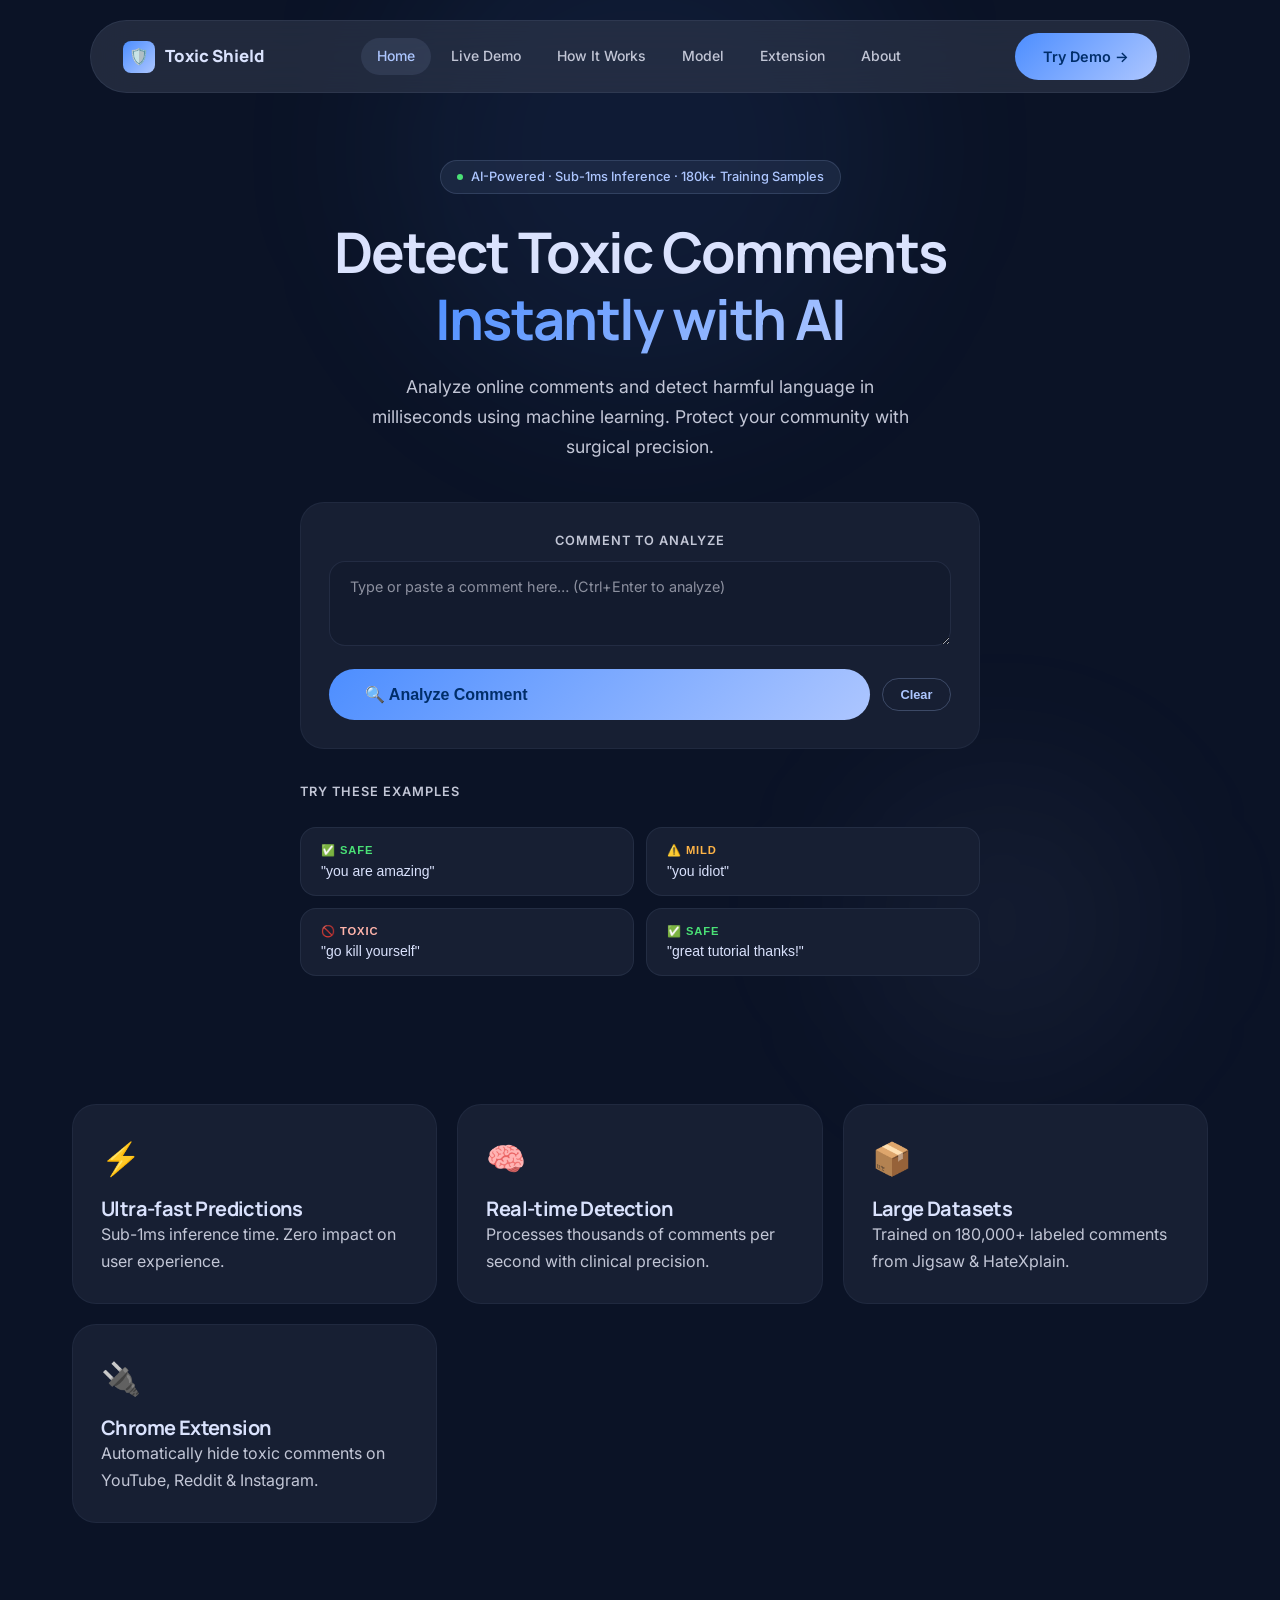
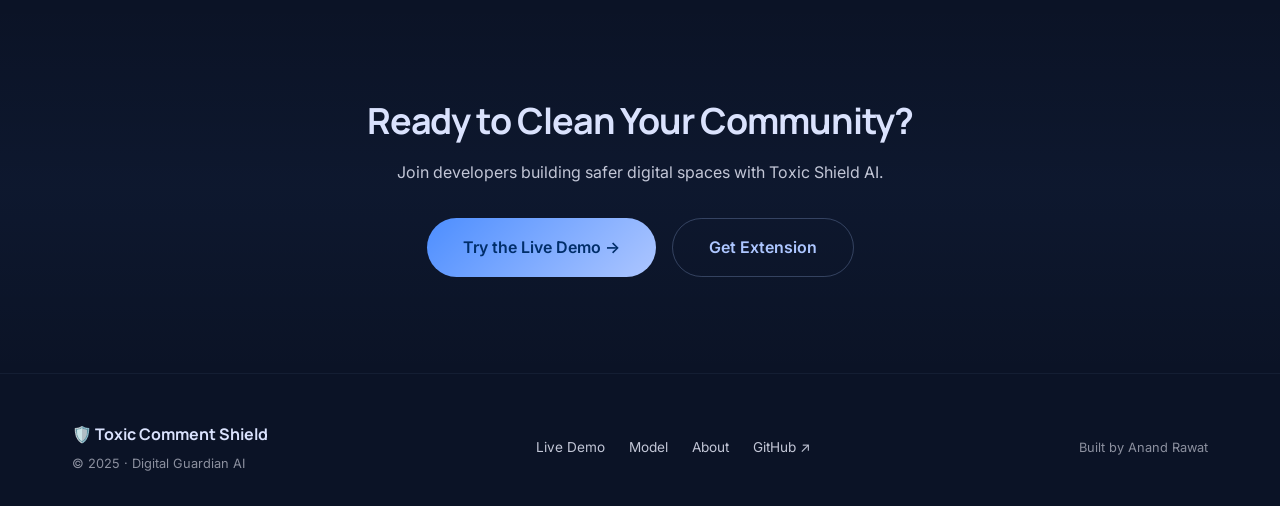
<file: website/index.html>
<!DOCTYPE html>
<html lang="en">
<head>
  <meta charset="UTF-8">
  <meta name="viewport" content="width=device-width, initial-scale=1.0">
  <meta name="description" content="Toxic Comment Shield — AI-powered real-time toxic comment detection. Analyze and filter harmful content in milliseconds using machine learning.">
  <title>Toxic Comment Shield | AI-Powered Content Moderation</title>
  <link rel="stylesheet" href="styles.css">
</head>
<body>

<!-- ── Navbar ─────────────────────────────────── -->
<nav class="navbar">
  <div class="nav-brand">
    <div class="brand-icon">🛡️</div>
    Toxic Shield
  </div>
  <div class="nav-links">
    <a href="index.html" class="active">Home</a>
    <a href="pages/demo.html">Live Demo</a>
    <a href="pages/how-it-works.html">How It Works</a>
    <a href="pages/model.html">Model</a>
    <a href="pages/extension.html">Extension</a>
    <a href="pages/about.html">About</a>
  </div>
  <a href="pages/demo.html" class="btn nav-cta">Try Demo →</a>
  <div class="hamburger" aria-label="Menu">
    <span></span><span></span><span></span>
  </div>
</nav>

<!-- ── Hero ──────────────────────────────────── -->
<section class="hero relative">
  <div class="bg-orb orb-1"></div>
  <div class="bg-orb orb-2"></div>
  <div class="container z-1">
    <div class="hero-badge"><div class="dot"></div>AI-Powered · Sub-1ms Inference · 180k+ Training Samples</div>
    <h1 style="max-width:780px;margin:0 auto 1.25rem;">
      Detect Toxic Comments<br>
      <span style="background:linear-gradient(135deg,var(--primary-dim),var(--primary));-webkit-background-clip:text;-webkit-text-fill-color:transparent;background-clip:text;">Instantly with AI</span>
    </h1>
    <p style="max-width:560px;margin:0 auto 2.5rem;font-size:1.1rem;">Analyze online comments and detect harmful language in milliseconds using machine learning. Protect your community with surgical precision.</p>

    <!-- ── Single analyzer tool ─────────────────── -->
    <div style="max-width:680px;margin:0 auto;">
      <div class="card" style="padding:1.75rem;">
        <label style="display:block;font-size:0.8rem;font-weight:600;letter-spacing:.08em;text-transform:uppercase;color:var(--on-surface-var);margin-bottom:0.6rem;">Comment to Analyze</label>
        <textarea id="comment-input" rows="3" placeholder="Type or paste a comment here… (Ctrl+Enter to analyze)"></textarea>
        <div style="display:flex;gap:0.75rem;margin-top:1rem;align-items:center;">
          <button id="analyze-btn" class="btn btn-primary btn-lg" style="flex:1;">
            <span id="analyze-loading" style="display:none;align-items:center;gap:0.5rem;"><span class="spinner"></span> Analyzing…</span>
            <span id="analyze-text">🔍 Analyze Comment</span>
          </button>
          <button onclick="document.getElementById('comment-input').value=''" class="btn btn-secondary btn-sm">Clear</button>
        </div>
      </div>

      <!-- Result panel -->
      <div id="analyze-result" class="result-panel" style="margin-top:1rem;"></div>
    </div>

    <!-- ── Example chips ──────────────────────── -->
    <div style="max-width:680px;margin:2rem auto 0;">
      <p style="font-size:0.8rem;font-weight:600;letter-spacing:.08em;text-transform:uppercase;color:var(--on-surface-var);margin-bottom:0.75rem;text-align:left;">Try These Examples</p>
      <div class="example-grid">
        <button class="example-chip" data-text="you are amazing">
          <div class="chip-label" style="color:var(--tertiary)">✅ Safe</div>
          "you are amazing"
        </button>
        <button class="example-chip" data-text="you idiot">
          <div class="chip-label" style="color:#ffb447">⚠️ Mild</div>
          "you idiot"
        </button>
        <button class="example-chip" data-text="go kill yourself">
          <div class="chip-label" style="color:var(--error)">🚫 Toxic</div>
          "go kill yourself"
        </button>
        <button class="example-chip" data-text="great tutorial thanks!">
          <div class="chip-label" style="color:var(--tertiary)">✅ Safe</div>
          "great tutorial thanks!"
        </button>
      </div>
    </div>
  </div>
</section>

<!-- ── Feature strip ─────────────────────────── -->
<section class="section" style="padding-top:2rem;">
  <div class="container">
    <div class="feature-grid">
      <div class="card">
        <div style="font-size:2rem;margin-bottom:0.75rem;">⚡</div>
        <h3>Ultra-fast Predictions</h3>
        <p>Sub-1ms inference time. Zero impact on user experience.</p>
      </div>
      <div class="card">
        <div style="font-size:2rem;margin-bottom:0.75rem;">🧠</div>
        <h3>Real-time Detection</h3>
        <p>Processes thousands of comments per second with clinical precision.</p>
      </div>
      <div class="card">
        <div style="font-size:2rem;margin-bottom:0.75rem;">📦</div>
        <h3>Large Datasets</h3>
        <p>Trained on 180,000+ labeled comments from Jigsaw & HateXplain.</p>
      </div>
      <div class="card">
        <div style="font-size:2rem;margin-bottom:0.75rem;">🔌</div>
        <h3>Chrome Extension</h3>
        <p>Automatically hide toxic comments on YouTube, Reddit & Instagram.</p>
      </div>
    </div>
  </div>
</section>

<!-- ── CTA ────────────────────────────────────── -->
<section class="cta-section">
  <div class="container">
    <h2 style="margin-bottom:1rem;">Ready to Clean Your Community?</h2>
    <p style="margin-bottom:2rem;">Join developers building safer digital spaces with Toxic Shield AI.</p>
    <div style="display:flex;gap:1rem;justify-content:center;flex-wrap:wrap;">
      <a href="pages/demo.html" class="btn btn-primary btn-lg">Try the Live Demo →</a>
      <a href="pages/extension.html" class="btn btn-secondary btn-lg">Get Extension</a>
    </div>
  </div>
</section>

<!-- ── Footer ─────────────────────────────────── -->
<footer class="footer">
  <div class="container">
    <div class="footer-inner">
      <div>
        <div class="footer-brand">🛡️ Toxic Comment Shield</div>
        <div class="footer-copy" style="margin-top:0.35rem;">© 2025 · Digital Guardian AI</div>
      </div>
      <div class="footer-links">
        <a href="pages/demo.html">Live Demo</a>
        <a href="pages/model.html">Model</a>
        <a href="pages/about.html">About</a>
        <a href="https://github.com/AnandRawat11/Toxic-comments-detector" target="_blank">GitHub ↗</a>
      </div>
      <div class="footer-copy">Built by Anand Rawat</div>
    </div>
  </div>
</footer>

<script src="script.js"></script>
<script>
document.addEventListener('DOMContentLoaded', () => {
  const txt  = document.getElementById('analyze-text');
  const load = document.getElementById('analyze-loading');
  const btn  = document.getElementById('analyze-btn');

  // Patch: wrap btn click to show/hide spinner correctly
  const runFn = initSingleAnalyzer({
    inputId:  'comment-input',
    btnId:    'analyze-btn',
    resultId: 'analyze-result',
    loadingId:'analyze-loading'
  });

  // Show spinner on every click, hide after 3s max
  btn.addEventListener('click', () => {
    txt.style.display  = 'none';
    load.style.display = 'flex';
    setTimeout(() => { txt.style.display = ''; load.style.display = 'none'; }, 3500);
  }, true);

  // Example chips fill input and run analysis
  initExampleChips('.example-chip', text => {
    document.getElementById('comment-input').value = text;
    txt.style.display  = 'none';
    load.style.display = 'flex';
    setTimeout(() => { txt.style.display = ''; load.style.display = 'none'; }, 3500);
    runFn(text);
  });
});
</script>
</body>
</html>
</file>
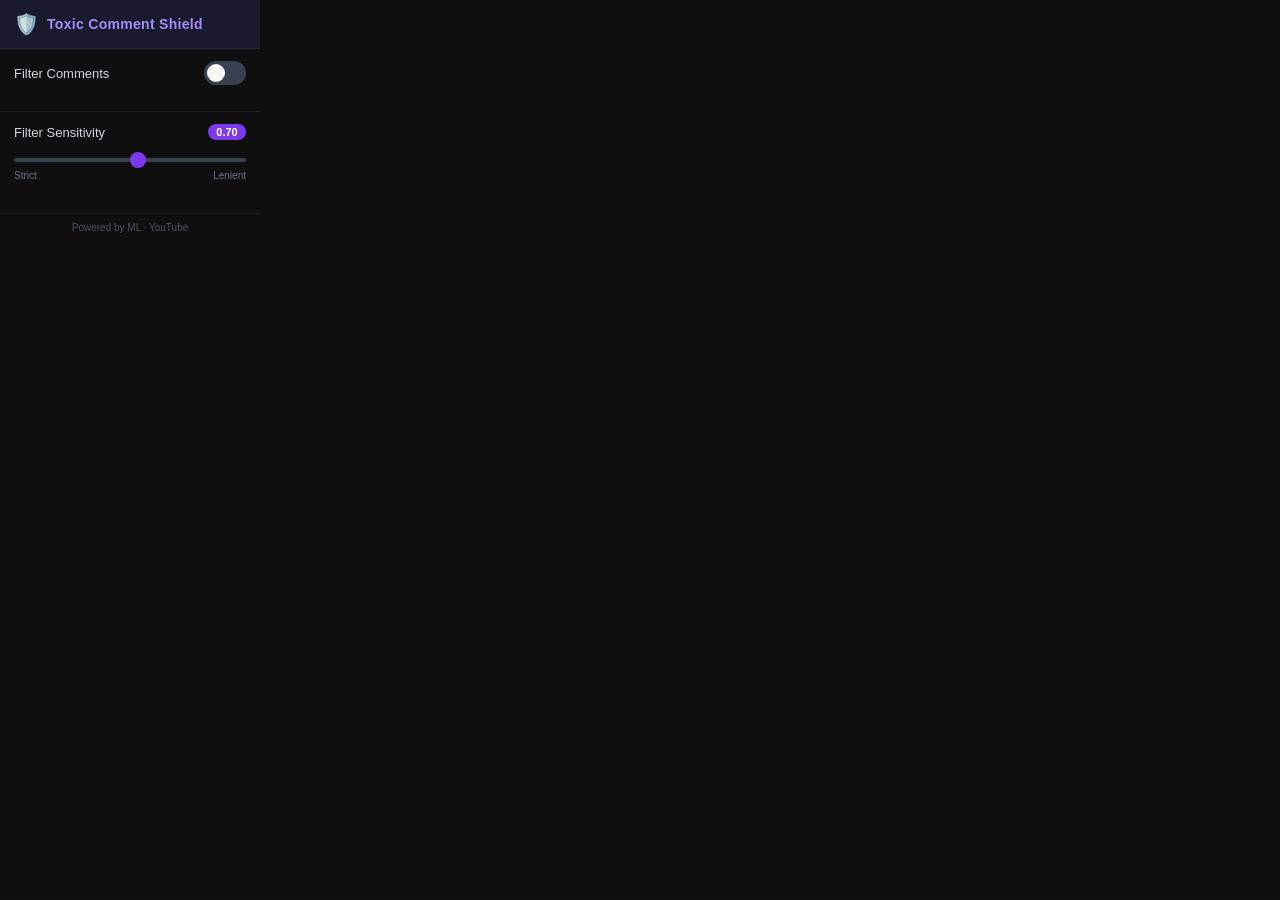
<file: extension/popup.html>
<!DOCTYPE html>
<html lang="en">
<head>
  <meta charset="UTF-8" />
  <title>Toxic Comment Shield</title>
  <link rel="stylesheet" href="styles.css" />
</head>
<body>

  <div class="header">
    <span class="shield-icon">🛡️</span>
    <h3>Toxic Comment Shield</h3>
  </div>

  <div class="card">
    <!-- Enable / disable toggle -->
    <label class="toggle-row">
      <span class="toggle-label">Filter Comments</span>
      <div class="switch">
        <input type="checkbox" id="toggleFilter" />
        <span class="slider"></span>
      </div>
    </label>
    <p id="status" class="status"></p>
  </div>

  <div class="card">
    <!-- Sensitivity slider -->
    <div class="slider-header">
      <span class="toggle-label">Filter Sensitivity</span>
      <span id="thresholdValue" class="threshold-badge">0.70</span>
    </div>
    <input
      type="range"
      id="thresholdSlider"
      min="0.30"
      max="0.95"
      step="0.05"
      class="range-slider"
    />
    <div class="slider-labels">
      <span>Strict</span>
      <span>Lenient</span>
    </div>
    <p class="slider-hint" id="sensitivityHint"></p>
  </div>

  <div class="footer">Powered by ML · YouTube</div>

  <script src="popup.js"></script>
</body>
</html>
</file>
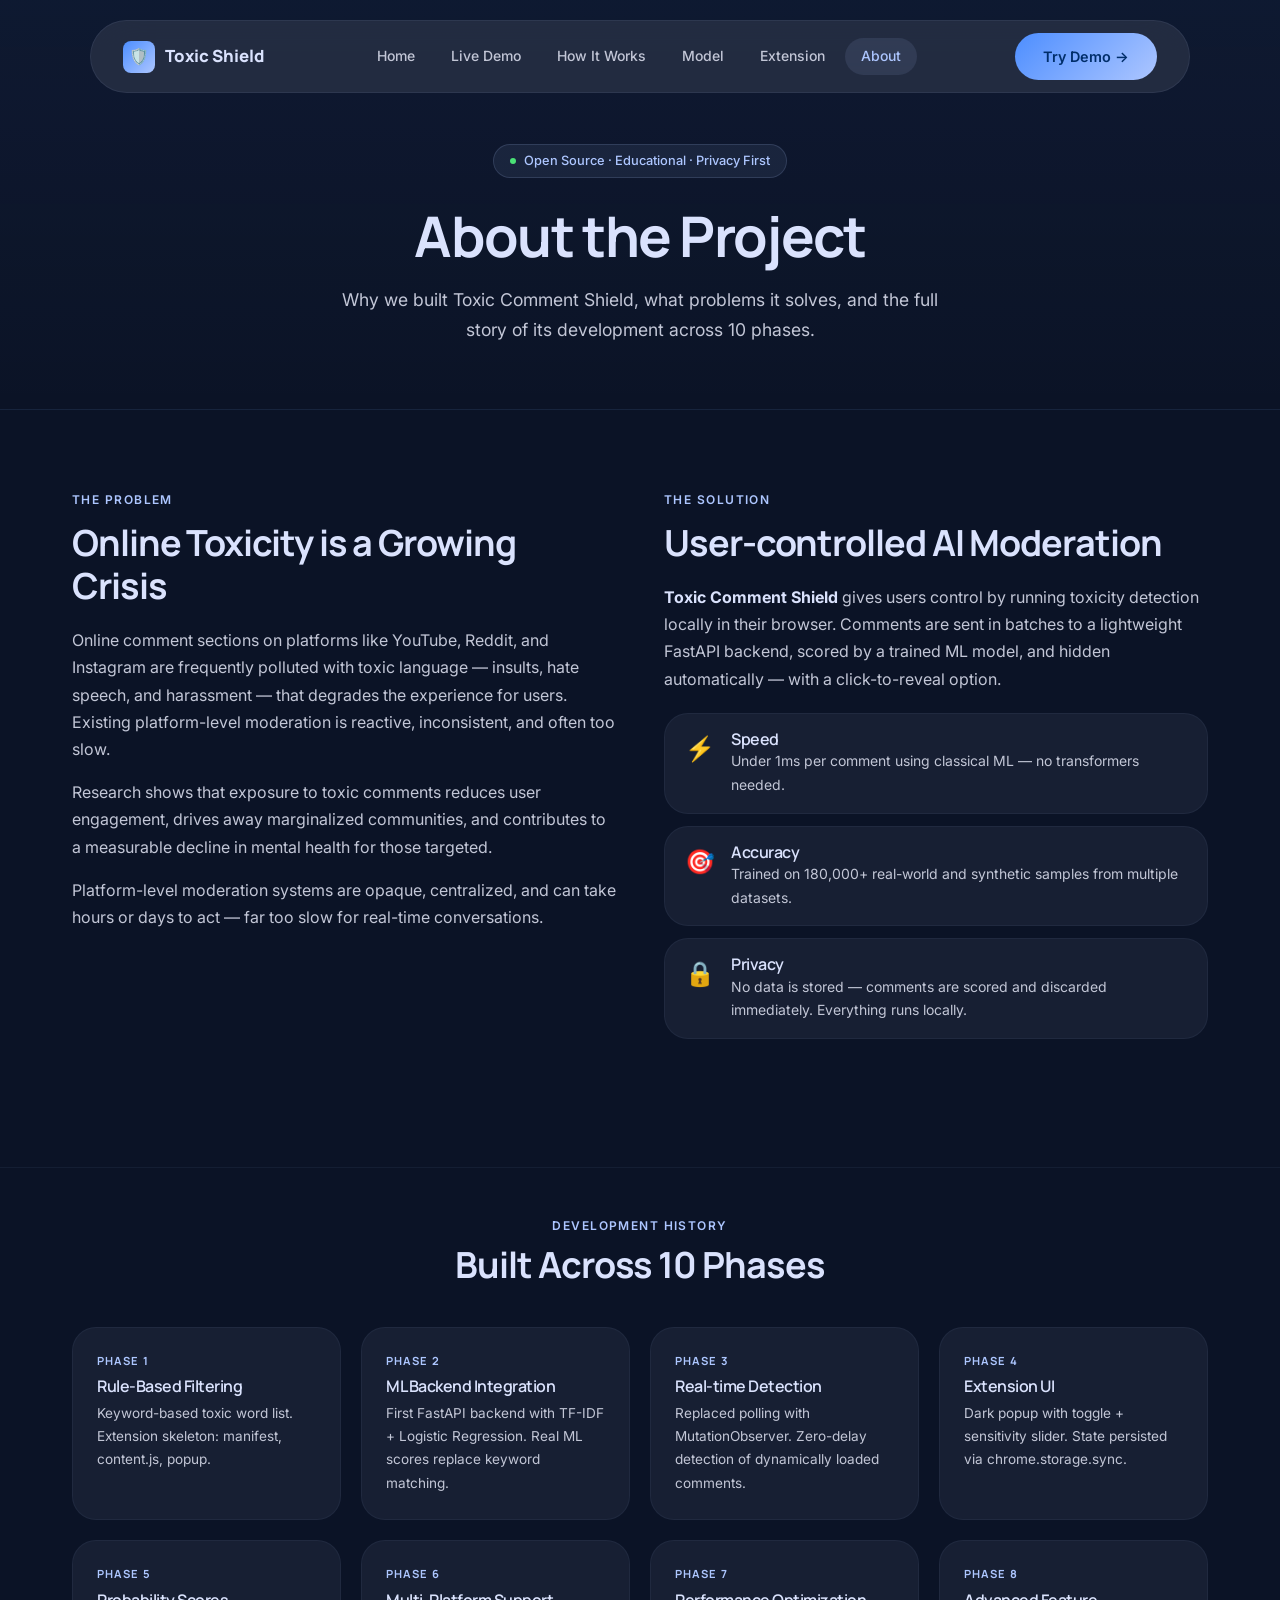
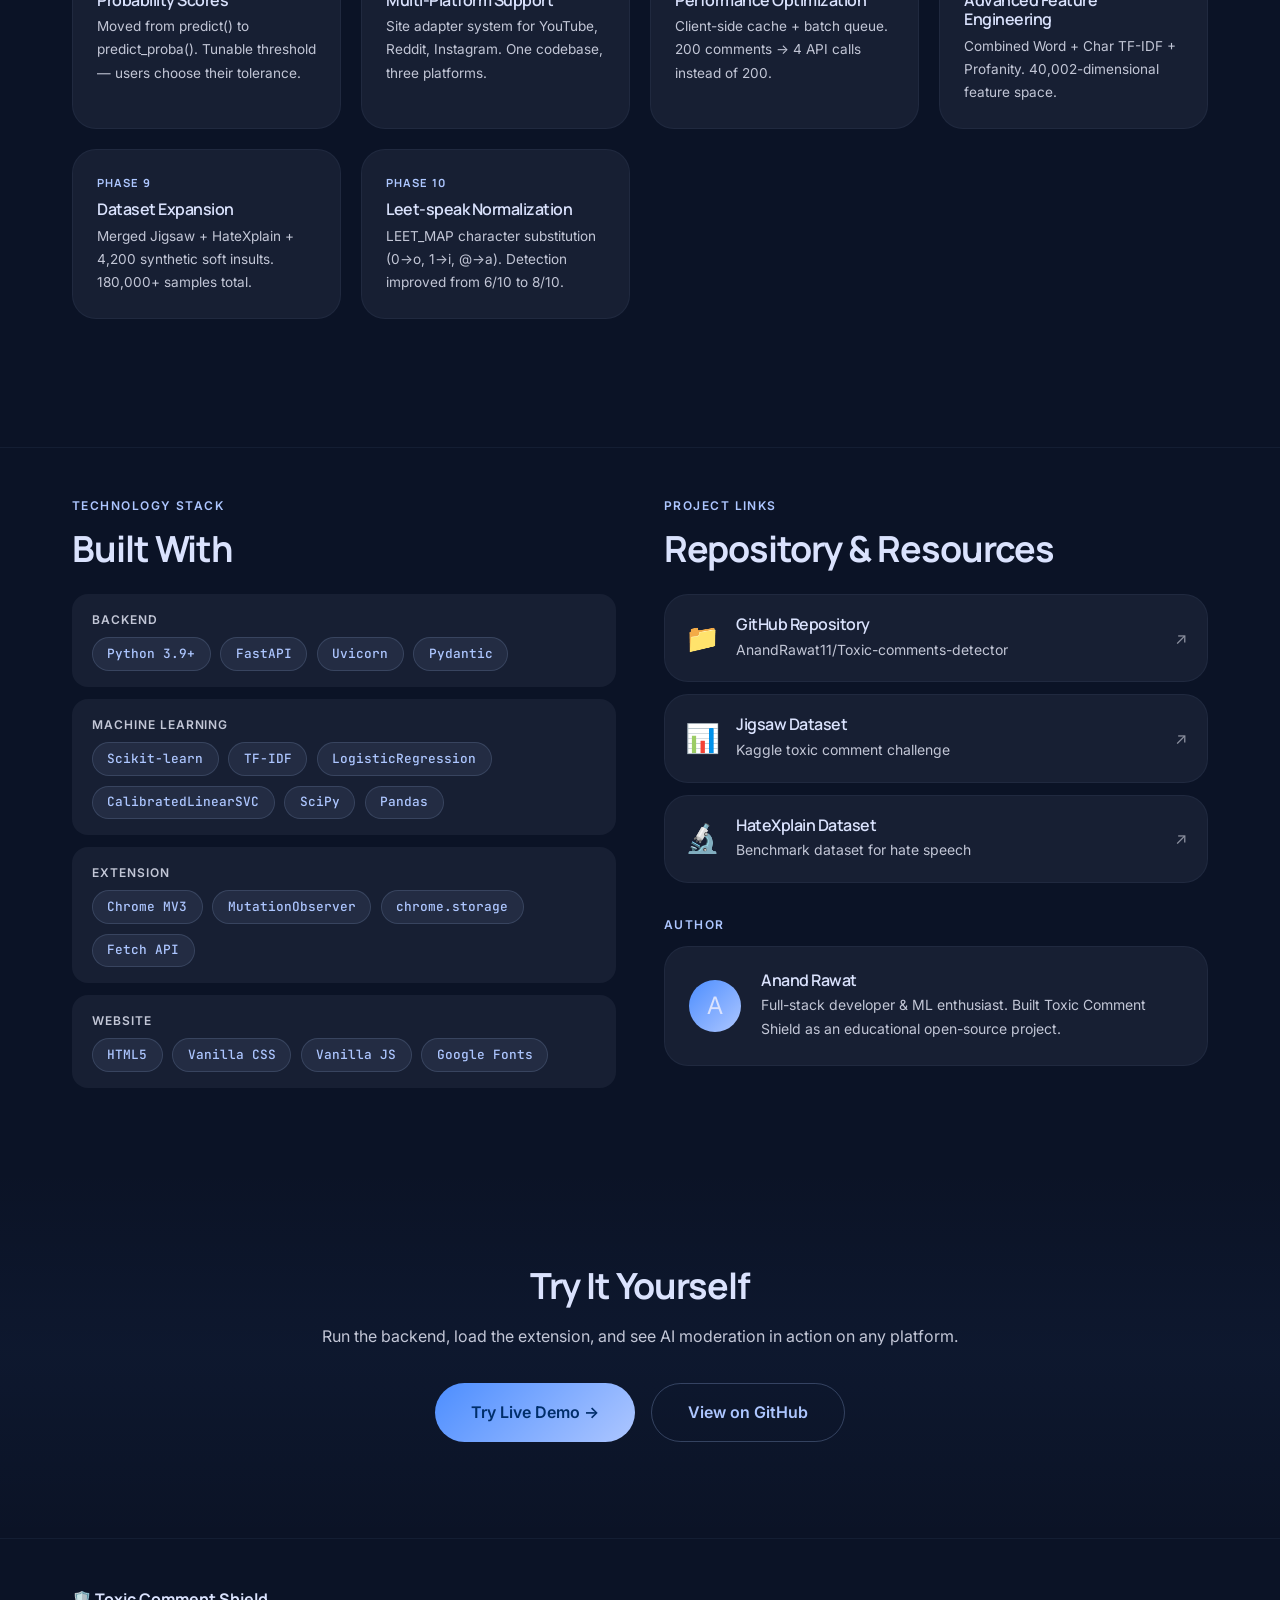
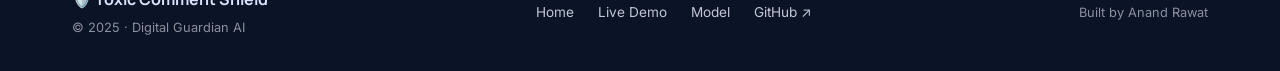
<file: website/pages/about.html>
<!DOCTYPE html>
<html lang="en">
<head>
  <meta charset="UTF-8">
  <meta name="viewport" content="width=device-width, initial-scale=1.0">
  <meta name="description" content="About Toxic Comment Shield — the problem of online toxicity, why AI moderation matters, and the project's development history.">
  <title>About | Toxic Comment Shield</title>
  <link rel="stylesheet" href="../styles.css">
</head>
<body>

<nav class="navbar">
  <div class="nav-brand"><div class="brand-icon">🛡️</div>Toxic Shield</div>
  <div class="nav-links">
    <a href="../index.html">Home</a><a href="demo.html">Live Demo</a>
    <a href="how-it-works.html">How It Works</a><a href="model.html">Model</a>
    <a href="extension.html">Extension</a><a href="about.html" class="active">About</a>
  </div>
  <a href="demo.html" class="btn nav-cta">Try Demo →</a>
  <div class="hamburger"><span></span><span></span><span></span></div>
</nav>

<div class="page-header">
  <div class="container">
    <div class="hero-badge"><div class="dot"></div>Open Source · Educational · Privacy First</div>
    <h1>About the Project</h1>
    <p>Why we built Toxic Comment Shield, what problems it solves, and the full story of its development across 10 phases.</p>
  </div>
</div>

<!-- ── Problem Statement ───────────────────────── -->
<section class="section">
  <div class="container">
    <div style="display:grid;grid-template-columns:1fr 1fr;gap:3rem;align-items:start;" class="two-col">
      <div>
        <div class="section-label">The Problem</div>
        <h2 style="margin-bottom:1.25rem;">Online Toxicity is a Growing Crisis</h2>
        <p style="margin-bottom:1rem;">Online comment sections on platforms like YouTube, Reddit, and Instagram are frequently polluted with toxic language — insults, hate speech, and harassment — that degrades the experience for users. Existing platform-level moderation is reactive, inconsistent, and often too slow.</p>
        <p style="margin-bottom:1rem;">Research shows that exposure to toxic comments reduces user engagement, drives away marginalized communities, and contributes to a measurable decline in mental health for those targeted.</p>
        <p>Platform-level moderation systems are opaque, centralized, and can take hours or days to act — far too slow for real-time conversations.</p>
      </div>
      <div>
        <div class="section-label">The Solution</div>
        <h2 style="margin-bottom:1.25rem;">User-controlled AI Moderation</h2>
        <p style="margin-bottom:1.25rem;"><strong style="color:var(--on-surface);">Toxic Comment Shield</strong> gives users control by running toxicity detection locally in their browser. Comments are sent in batches to a lightweight FastAPI backend, scored by a trained ML model, and hidden automatically — with a click-to-reveal option.</p>
        <div style="display:flex;flex-direction:column;gap:0.75rem;">
          <div class="card" style="padding:1rem 1.25rem;flex-direction:row;display:flex;gap:1rem;align-items:flex-start;">
            <div style="font-size:1.5rem;">⚡</div>
            <div><h4>Speed</h4><p style="font-size:0.875rem;">Under 1ms per comment using classical ML — no transformers needed.</p></div>
          </div>
          <div class="card" style="padding:1rem 1.25rem;flex-direction:row;display:flex;gap:1rem;align-items:flex-start;">
            <div style="font-size:1.5rem;">🎯</div>
            <div><h4>Accuracy</h4><p style="font-size:0.875rem;">Trained on 180,000+ real-world and synthetic samples from multiple datasets.</p></div>
          </div>
          <div class="card" style="padding:1rem 1.25rem;flex-direction:row;display:flex;gap:1rem;align-items:flex-start;">
            <div style="font-size:1.5rem;">🔒</div>
            <div><h4>Privacy</h4><p style="font-size:0.875rem;">No data is stored — comments are scored and discarded immediately. Everything runs locally.</p></div>
          </div>
        </div>
      </div>
    </div>
  </div>
</section>

<div class="divider"></div>

<!-- ── Development Phases ─────────────────────── -->
<section class="section" style="padding-top:0;">
  <div class="container">
    <div class="section-label" style="text-align:center;margin-bottom:0.5rem;">Development History</div>
    <h2 style="text-align:center;margin-bottom:2.5rem;">Built Across 10 Phases</h2>
    <div class="timeline">
      <div class="timeline-item">
        <div class="timeline-num">Phase 1</div>
        <h4>Rule-Based Filtering</h4>
        <p style="font-size:0.85rem;margin-top:0.35rem;">Keyword-based toxic word list. Extension skeleton: manifest, content.js, popup.</p>
      </div>
      <div class="timeline-item">
        <div class="timeline-num">Phase 2</div>
        <h4>ML Backend Integration</h4>
        <p style="font-size:0.85rem;margin-top:0.35rem;">First FastAPI backend with TF-IDF + Logistic Regression. Real ML scores replace keyword matching.</p>
      </div>
      <div class="timeline-item">
        <div class="timeline-num">Phase 3</div>
        <h4>Real-time Detection</h4>
        <p style="font-size:0.85rem;margin-top:0.35rem;">Replaced polling with MutationObserver. Zero-delay detection of dynamically loaded comments.</p>
      </div>
      <div class="timeline-item">
        <div class="timeline-num">Phase 4</div>
        <h4>Extension UI</h4>
        <p style="font-size:0.85rem;margin-top:0.35rem;">Dark popup with toggle + sensitivity slider. State persisted via chrome.storage.sync.</p>
      </div>
      <div class="timeline-item">
        <div class="timeline-num">Phase 5</div>
        <h4>Probability Scores</h4>
        <p style="font-size:0.85rem;margin-top:0.35rem;">Moved from predict() to predict_proba(). Tunable threshold — users choose their tolerance.</p>
      </div>
      <div class="timeline-item">
        <div class="timeline-num">Phase 6</div>
        <h4>Multi-Platform Support</h4>
        <p style="font-size:0.85rem;margin-top:0.35rem;">Site adapter system for YouTube, Reddit, Instagram. One codebase, three platforms.</p>
      </div>
      <div class="timeline-item">
        <div class="timeline-num">Phase 7</div>
        <h4>Performance Optimization</h4>
        <p style="font-size:0.85rem;margin-top:0.35rem;">Client-side cache + batch queue. 200 comments → 4 API calls instead of 200.</p>
      </div>
      <div class="timeline-item">
        <div class="timeline-num">Phase 8</div>
        <h4>Advanced Feature Engineering</h4>
        <p style="font-size:0.85rem;margin-top:0.35rem;">Combined Word + Char TF-IDF + Profanity. 40,002-dimensional feature space.</p>
      </div>
      <div class="timeline-item">
        <div class="timeline-num">Phase 9</div>
        <h4>Dataset Expansion</h4>
        <p style="font-size:0.85rem;margin-top:0.35rem;">Merged Jigsaw + HateXplain + 4,200 synthetic soft insults. 180,000+ samples total.</p>
      </div>
      <div class="timeline-item">
        <div class="timeline-num">Phase 10</div>
        <h4>Leet-speak Normalization</h4>
        <p style="font-size:0.85rem;margin-top:0.35rem;">LEET_MAP character substitution (0→o, 1→i, @→a). Detection improved from 6/10 to 8/10.</p>
      </div>
    </div>
  </div>
</section>

<div class="divider"></div>

<!-- ── Tech Stack ─────────────────────────────── -->
<section class="section" style="padding-top:0;">
  <div class="container">
    <div style="display:grid;grid-template-columns:1fr 1fr;gap:3rem;" class="two-col">
      <div>
        <div class="section-label">Technology Stack</div>
        <h2 style="margin-bottom:1.5rem;">Built With</h2>
        <div style="display:flex;flex-direction:column;gap:0.75rem;">
          <div style="background:var(--surface-cont);border-radius:var(--radius-lg);padding:1rem 1.25rem;">
            <div style="font-size:0.75rem;font-weight:600;letter-spacing:.08em;text-transform:uppercase;color:var(--on-surface-var);margin-bottom:0.5rem;">Backend</div>
            <div class="tech-chips"><span class="tech-chip">Python 3.9+</span><span class="tech-chip">FastAPI</span><span class="tech-chip">Uvicorn</span><span class="tech-chip">Pydantic</span></div>
          </div>
          <div style="background:var(--surface-cont);border-radius:var(--radius-lg);padding:1rem 1.25rem;">
            <div style="font-size:0.75rem;font-weight:600;letter-spacing:.08em;text-transform:uppercase;color:var(--on-surface-var);margin-bottom:0.5rem;">Machine Learning</div>
            <div class="tech-chips"><span class="tech-chip">Scikit-learn</span><span class="tech-chip">TF-IDF</span><span class="tech-chip">LogisticRegression</span><span class="tech-chip">CalibratedLinearSVC</span><span class="tech-chip">SciPy</span><span class="tech-chip">Pandas</span></div>
          </div>
          <div style="background:var(--surface-cont);border-radius:var(--radius-lg);padding:1rem 1.25rem;">
            <div style="font-size:0.75rem;font-weight:600;letter-spacing:.08em;text-transform:uppercase;color:var(--on-surface-var);margin-bottom:0.5rem;">Extension</div>
            <div class="tech-chips"><span class="tech-chip">Chrome MV3</span><span class="tech-chip">MutationObserver</span><span class="tech-chip">chrome.storage</span><span class="tech-chip">Fetch API</span></div>
          </div>
          <div style="background:var(--surface-cont);border-radius:var(--radius-lg);padding:1rem 1.25rem;">
            <div style="font-size:0.75rem;font-weight:600;letter-spacing:.08em;text-transform:uppercase;color:var(--on-surface-var);margin-bottom:0.5rem;">Website</div>
            <div class="tech-chips"><span class="tech-chip">HTML5</span><span class="tech-chip">Vanilla CSS</span><span class="tech-chip">Vanilla JS</span><span class="tech-chip">Google Fonts</span></div>
          </div>
        </div>
      </div>

      <div>
        <div class="section-label">Project Links</div>
        <h2 style="margin-bottom:1.5rem;">Repository & Resources</h2>
        <div style="display:flex;flex-direction:column;gap:0.75rem;">
          <a href="https://github.com/AnandRawat11/Toxic-comments-detector" target="_blank" class="card" style="display:flex;align-items:center;gap:1rem;padding:1.25rem;text-decoration:none;">
            <div style="font-size:1.75rem;">📁</div>
            <div>
              <h4>GitHub Repository</h4>
              <p style="font-size:0.875rem;margin-top:0.2rem;">AnandRawat11/Toxic-comments-detector</p>
            </div>
            <div style="margin-left:auto;color:var(--outline);">↗</div>
          </a>
          <a href="https://www.kaggle.com/c/jigsaw-toxic-comment-classification-challenge" target="_blank" class="card" style="display:flex;align-items:center;gap:1rem;padding:1.25rem;text-decoration:none;">
            <div style="font-size:1.75rem;">📊</div>
            <div>
              <h4>Jigsaw Dataset</h4>
              <p style="font-size:0.875rem;margin-top:0.2rem;">Kaggle toxic comment challenge</p>
            </div>
            <div style="margin-left:auto;color:var(--outline);">↗</div>
          </a>
          <a href="https://github.com/hate-speech-and-offensive-language/HateXplain" target="_blank" class="card" style="display:flex;align-items:center;gap:1rem;padding:1.25rem;text-decoration:none;">
            <div style="font-size:1.75rem;">🔬</div>
            <div>
              <h4>HateXplain Dataset</h4>
              <p style="font-size:0.875rem;margin-top:0.2rem;">Benchmark dataset for hate speech</p>
            </div>
            <div style="margin-left:auto;color:var(--outline);">↗</div>
          </a>
        </div>

        <div style="margin-top:2rem;">
          <div class="section-label">Author</div>
          <div class="card" style="display:flex;align-items:center;gap:1.25rem;padding:1.5rem;">
            <div style="width:52px;height:52px;border-radius:50%;background:linear-gradient(135deg,var(--primary-dim),var(--primary));display:flex;align-items:center;justify-content:center;font-size:1.5rem;flex-shrink:0;">A</div>
            <div>
              <h4>Anand Rawat</h4>
              <p style="font-size:0.875rem;margin-top:0.2rem;">Full-stack developer & ML enthusiast. Built Toxic Comment Shield as an educational open-source project.</p>
            </div>
          </div>
        </div>
      </div>
    </div>
  </div>
</section>

<section class="cta-section">
  <div class="container">
    <h2 style="margin-bottom:1rem;">Try It Yourself</h2>
    <p style="margin-bottom:2rem;">Run the backend, load the extension, and see AI moderation in action on any platform.</p>
    <div style="display:flex;gap:1rem;justify-content:center;flex-wrap:wrap;">
      <a href="demo.html" class="btn btn-primary btn-lg">Try Live Demo →</a>
      <a href="https://github.com/AnandRawat11/Toxic-comments-detector" target="_blank" class="btn btn-secondary btn-lg">View on GitHub</a>
    </div>
  </div>
</section>

<footer class="footer">
  <div class="container">
    <div class="footer-inner">
      <div><div class="footer-brand">🛡️ Toxic Comment Shield</div><div class="footer-copy" style="margin-top:0.35rem;">© 2025 · Digital Guardian AI</div></div>
      <div class="footer-links"><a href="../index.html">Home</a><a href="demo.html">Live Demo</a><a href="model.html">Model</a><a href="https://github.com/AnandRawat11/Toxic-comments-detector" target="_blank">GitHub ↗</a></div>
      <div class="footer-copy">Built by Anand Rawat</div>
    </div>
  </div>
</footer>

<script src="../script.js"></script>
<style>
.two-col{grid-template-columns:1fr 1fr;}
@media(max-width:900px){.two-col{grid-template-columns:1fr;}}
</style>
</body>
</html>
</file>
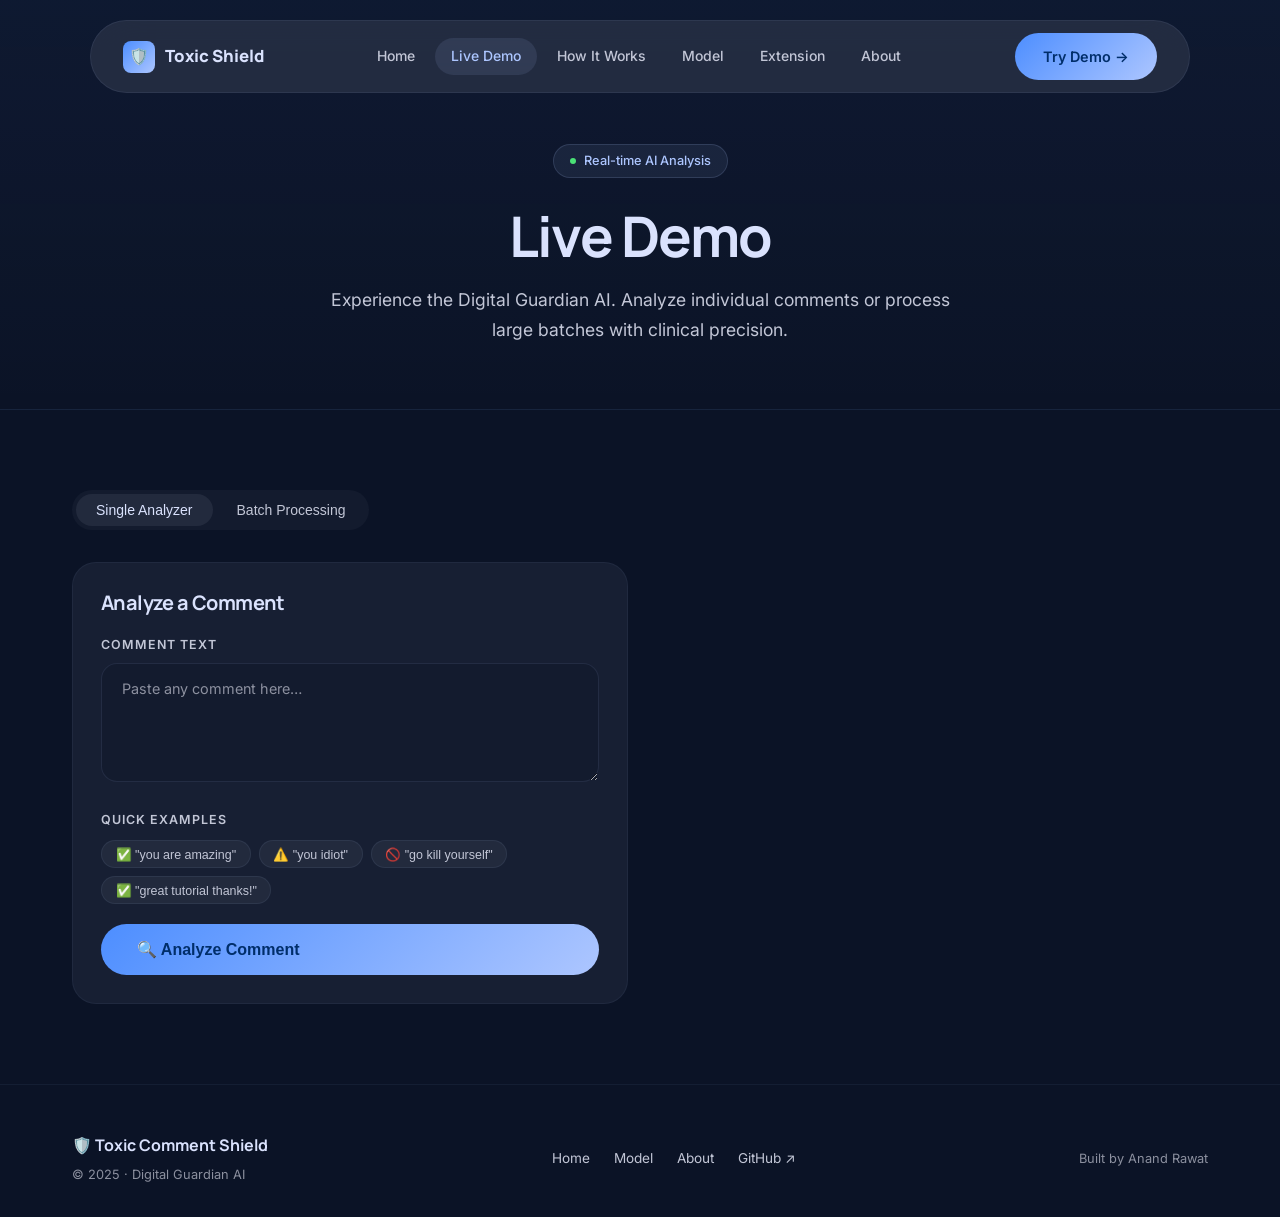
<file: website/pages/demo.html>
<!DOCTYPE html>
<html lang="en">
<head>
  <meta charset="UTF-8">
  <meta name="viewport" content="width=device-width, initial-scale=1.0">
  <meta name="description" content="Toxic Shield Live Demo — Test single comments or batch-analyze multiple comments and get real-time toxicity scores.">
  <title>Live Demo | Toxic Comment Shield</title>
  <link rel="stylesheet" href="../styles.css">
</head>
<body>

<nav class="navbar">
  <div class="nav-brand">
    <div class="brand-icon">🛡️</div>
    Toxic Shield
  </div>
  <div class="nav-links">
    <a href="../index.html">Home</a>
    <a href="demo.html" class="active">Live Demo</a>
    <a href="how-it-works.html">How It Works</a>
    <a href="model.html">Model</a>
    <a href="extension.html">Extension</a>
    <a href="about.html">About</a>
  </div>
  <a href="demo.html" class="btn nav-cta">Try Demo →</a>
  <div class="hamburger"><span></span><span></span><span></span></div>
</nav>

<!-- ── Page Header ────────────────────────────── -->
<div class="page-header">
  <div class="container">
    <div class="hero-badge"><div class="dot"></div>Real-time AI Analysis</div>
    <h1>Live Demo</h1>
    <p>Experience the Digital Guardian AI. Analyze individual comments or process large batches with clinical precision.</p>
  </div>
</div>

<!-- ── Demo Section ───────────────────────────── -->
<section class="section">
  <div class="container">

    <!-- Tabs -->
    <div style="margin-bottom:2rem;">
      <div class="tabs">
        <button class="tab-btn active" data-tab="single">Single Analyzer</button>
        <button class="tab-btn" data-tab="batch">Batch Processing</button>
      </div>
    </div>

    <!-- ── Single Tab ─────────────────────────── -->
    <div id="tab-single" class="tab-pane active">
      <div style="display:grid;grid-template-columns:1fr 1fr;gap:1.5rem;align-items:start;" class="demo-grid">

        <!-- Input -->
        <div class="card">
          <h3 style="margin-bottom:1.25rem;">Analyze a Comment</h3>
          <label style="display:block;font-size:0.78rem;font-weight:600;letter-spacing:.08em;text-transform:uppercase;color:var(--on-surface-var);margin-bottom:0.5rem;">Comment Text</label>
          <textarea id="single-input" rows="5" placeholder="Paste any comment here…"></textarea>

          <div style="margin-top:1.25rem;">
            <p style="font-size:0.78rem;font-weight:600;text-transform:uppercase;letter-spacing:.08em;color:var(--on-surface-var);margin-bottom:0.6rem;">Quick Examples</p>
            <div style="display:flex;flex-wrap:wrap;gap:0.5rem;">
              <button class="example-chip-sm" data-text="you are amazing">✅ "you are amazing"</button>
              <button class="example-chip-sm" data-text="you idiot">⚠️ "you idiot"</button>
              <button class="example-chip-sm" data-text="go kill yourself">🚫 "go kill yourself"</button>
              <button class="example-chip-sm" data-text="great tutorial thanks!">✅ "great tutorial thanks!"</button>
            </div>
          </div>

          <button id="single-btn" class="btn btn-primary btn-lg" style="margin-top:1.25rem;width:100%;">
            <span id="s-loading" style="display:none;align-items:center;gap:0.6rem;"><span class="spinner"></span>Analyzing…</span>
            <span id="s-text">🔍 Analyze Comment</span>
          </button>
        </div>

        <!-- Result -->
        <div>
          <div id="single-result" class="result-panel" style="min-height:200px;">
            <div style="text-align:center;padding:3rem 1rem;color:var(--outline);">
              <div style="font-size:2.5rem;margin-bottom:0.75rem;">🔍</div>
              <p>Run an analysis to see results here</p>
            </div>
          </div>
          <div id="single-result-hidden" class="result-panel show" style="min-height:200px;">
            <div style="text-align:center;padding:3rem 1rem;color:var(--outline);">
              <div style="font-size:2.5rem;margin-bottom:0.75rem;">🔍</div>
              <p>Run an analysis to see results here</p>
            </div>
          </div>
        </div>
      </div>
    </div>

    <!-- ── Batch Tab ──────────────────────────── -->
    <div id="tab-batch" class="tab-pane">
      <div class="card">
        <div style="display:flex;justify-content:space-between;align-items:flex-start;flex-wrap:wrap;gap:1rem;margin-bottom:1.25rem;">
          <div>
            <h3>Batch Comment Analyzer</h3>
            <p style="margin-top:0.35rem;font-size:0.875rem;">Enter one comment per line. Analyze up to 50 comments at once.</p>
          </div>
          <button id="load-example-batch" class="btn btn-secondary btn-sm">Load Examples</button>
        </div>

        <textarea id="batch-input" rows="10" placeholder="Enter comments here, one per line:&#10;you are amazing&#10;go kill yourself&#10;great tutorial thanks!&#10;you idiot"></textarea>

        <div style="display:flex;gap:0.75rem;margin-top:1rem;align-items:center;flex-wrap:wrap;">
          <button id="batch-btn" class="btn btn-primary btn-lg">
            <span id="b-loading" style="display:none;align-items:center;gap:0.6rem;"><span class="spinner"></span>Analyzing…</span>
            <span id="b-text">⚡ Analyze All Comments</span>
          </button>
          <button onclick="document.getElementById('batch-input').value='';document.getElementById('batch-results').innerHTML='';document.getElementById('batch-results-wrap').style.display='none'" class="btn btn-ghost btn-sm">Clear</button>
          <span id="batch-meta" style="font-size:0.8rem;color:var(--outline);margin-left:auto;"></span>
        </div>
      </div>

      <!-- Results table -->
      <div id="batch-results-wrap" style="display:none;margin-top:1.5rem;">
        <div class="card" style="padding:0;overflow:hidden;">
          <div style="padding:1.25rem 1.5rem;border-bottom:1px solid rgba(173,198,255,0.06);display:flex;justify-content:space-between;align-items:center;">
            <h3 style="font-size:1rem;">Analysis Results</h3>
            <div id="batch-summary" style="display:flex;gap:0.5rem;"></div>
          </div>
          <div style="overflow-x:auto;">
            <table class="results-table">
              <thead>
                <tr>
                  <th>#</th>
                  <th>Comment</th>
                  <th>Verdict</th>
                  <th>Score</th>
                  <th>Confidence</th>
                </tr>
              </thead>
              <tbody id="batch-results"></tbody>
            </table>
          </div>
        </div>
      </div>
    </div>

  </div>
</section>

<!-- ── Footer ─────────────────────────────────── -->
<footer class="footer">
  <div class="container">
    <div class="footer-inner">
      <div>
        <div class="footer-brand">🛡️ Toxic Comment Shield</div>
        <div class="footer-copy" style="margin-top:0.35rem;">© 2025 · Digital Guardian AI</div>
      </div>
      <div class="footer-links">
        <a href="../index.html">Home</a>
        <a href="model.html">Model</a>
        <a href="about.html">About</a>
        <a href="https://github.com/AnandRawat11/Toxic-comments-detector" target="_blank">GitHub ↗</a>
      </div>
      <div class="footer-copy">Built by Anand Rawat</div>
    </div>
  </div>
</footer>

<script src="../script.js"></script>
<script>
/* small chip style */
document.head.insertAdjacentHTML('beforeend', `<style>
.example-chip-sm{
  background:var(--surface-high);border:1px solid rgba(173,198,255,0.08);
  border-radius:var(--radius-full);padding:0.35rem 0.85rem;
  font-size:0.78rem;cursor:pointer;color:var(--on-surface-var);
  transition:all 0.2s;white-space:nowrap;
}
.example-chip-sm:hover{border-color:rgba(173,198,255,0.25);color:var(--on-surface);}
.demo-grid{grid-template-columns:1fr 1fr;}
@media(max-width:768px){.demo-grid{grid-template-columns:1fr;}}
</style>`);

document.addEventListener('DOMContentLoaded', () => {

  /* ── Tab switching ── */
  document.querySelectorAll('.tab-btn').forEach(btn => {
    btn.addEventListener('click', () => {
      document.querySelectorAll('.tab-btn').forEach(b => b.classList.remove('active'));
      document.querySelectorAll('.tab-pane').forEach(p => p.classList.remove('active'));
      btn.classList.add('active');
      document.getElementById(`tab-${btn.dataset.tab}`).classList.add('active');
    });
  });

  /* ── Single analyzer ── */
  const sResult = document.getElementById('single-result-hidden');
  sResult.style.display = 'none';

  const runSingle = initSingleAnalyzer({
    inputId:   'single-input',
    btnId:     'single-btn',
    resultId:  'single-result',
    loadingId: 's-loading'
  });

  document.getElementById('single-btn').addEventListener('click', () => {
    document.getElementById('s-text').style.display = 'none';
    document.getElementById('s-loading').style.display = 'flex';
    setTimeout(() => {
      document.getElementById('s-text').style.display = '';
      document.getElementById('s-loading').style.display = 'none';
    }, 3000);
  });

  document.querySelectorAll('.example-chip-sm').forEach(c => {
    c.addEventListener('click', () => {
      document.getElementById('single-input').value = c.dataset.text;
      runSingle(c.dataset.text);
    });
  });

  /* ── Batch analyzer ── */
  const EXAMPLE_BATCH = [
    'you are amazing',
    'go kill yourself',
    'great tutorial thanks!',
    'you absolute idiot',
    'what a clown take',
    'this content is awesome',
    'shut up you moron',
    'keep up the amazing work'
  ].join('\n');

  document.getElementById('load-example-batch').addEventListener('click', () => {
    document.getElementById('batch-input').value = EXAMPLE_BATCH;
  });

  document.getElementById('batch-btn').addEventListener('click', async () => {
    const raw  = document.getElementById('batch-input').value;
    const lines = raw.split('\n').map(l => l.trim()).filter(Boolean);
    if (!lines.length) { showToast('Please enter at least one comment.'); return; }
    if (lines.length > 50) { showToast('Maximum 50 comments per batch.'); return; }

    const btn  = document.getElementById('batch-btn');
    const bTxt = document.getElementById('b-text');
    const bLd  = document.getElementById('b-loading');
    btn.disabled = true; bTxt.style.display = 'none'; bLd.style.display = 'flex';

    const t0 = performance.now();
    try {
      const data = await analyzeComments(lines);
      const ms   = (performance.now() - t0).toFixed(0);
      const scores = data.scores;

      let toxicCount = 0, mildCount = 0, safeCount = 0;
      const tbody = document.getElementById('batch-results');
      tbody.innerHTML = '';

      scores.forEach((score, i) => {
        const { label, cls } = classifyScore(score);
        const pct = Math.round(score * 100);
        if (cls === 'toxic') toxicCount++;
        else if (cls === 'mild') mildCount++;
        else safeCount++;

        const tr = document.createElement('tr');
        tr.innerHTML = `
          <td style="color:var(--outline);font-size:0.8rem;">${i+1}</td>
          <td style="max-width:340px;word-break:break-word;">"${lines[i].slice(0, 120)}"</td>
          <td><span class="badge badge-${cls}">${label === 'Safe' ? '✅' : label === 'Mild' ? '⚠️' : '🚫'} ${label}</span></td>
          <td>
            <div style="display:flex;align-items:center;gap:0.75rem;min-width:160px;">
              <div style="flex:1;height:5px;background:var(--surface-highest);border-radius:99px;overflow:hidden;">
                <div style="height:100%;width:${pct}%;background:${cls==='safe'?'var(--tertiary)':cls==='mild'?'#ffb447':'var(--error)'};border-radius:99px;"></div>
              </div>
              <span style="font-size:0.8rem;font-weight:600;width:36px;text-align:right;">${pct}%</span>
            </div>
          </td>
          <td><span style="font-family:'JetBrains Mono',monospace;font-size:0.8rem;color:var(--on-surface-var);">${score.toFixed(4)}</span></td>`;
        tbody.appendChild(tr);
      });

      document.getElementById('batch-summary').innerHTML = `
        <span class="badge badge-safe">✅ ${safeCount}</span>
        <span class="badge badge-mild">⚠️ ${mildCount}</span>
        <span class="badge badge-toxic">🚫 ${toxicCount}</span>`;
      document.getElementById('batch-meta').textContent = `${lines.length} comments · ${ms}ms`;
      document.getElementById('batch-results-wrap').style.display = 'block';
    } catch(e) {
      showToast('⚠️ Cannot reach the API. Make sure the backend is running on port 8000.');
      console.error(e);
    } finally {
      btn.disabled = false; bTxt.style.display = ''; bLd.style.display = 'none';
    }
  });
});
</script>
</body>
</html>
</file>
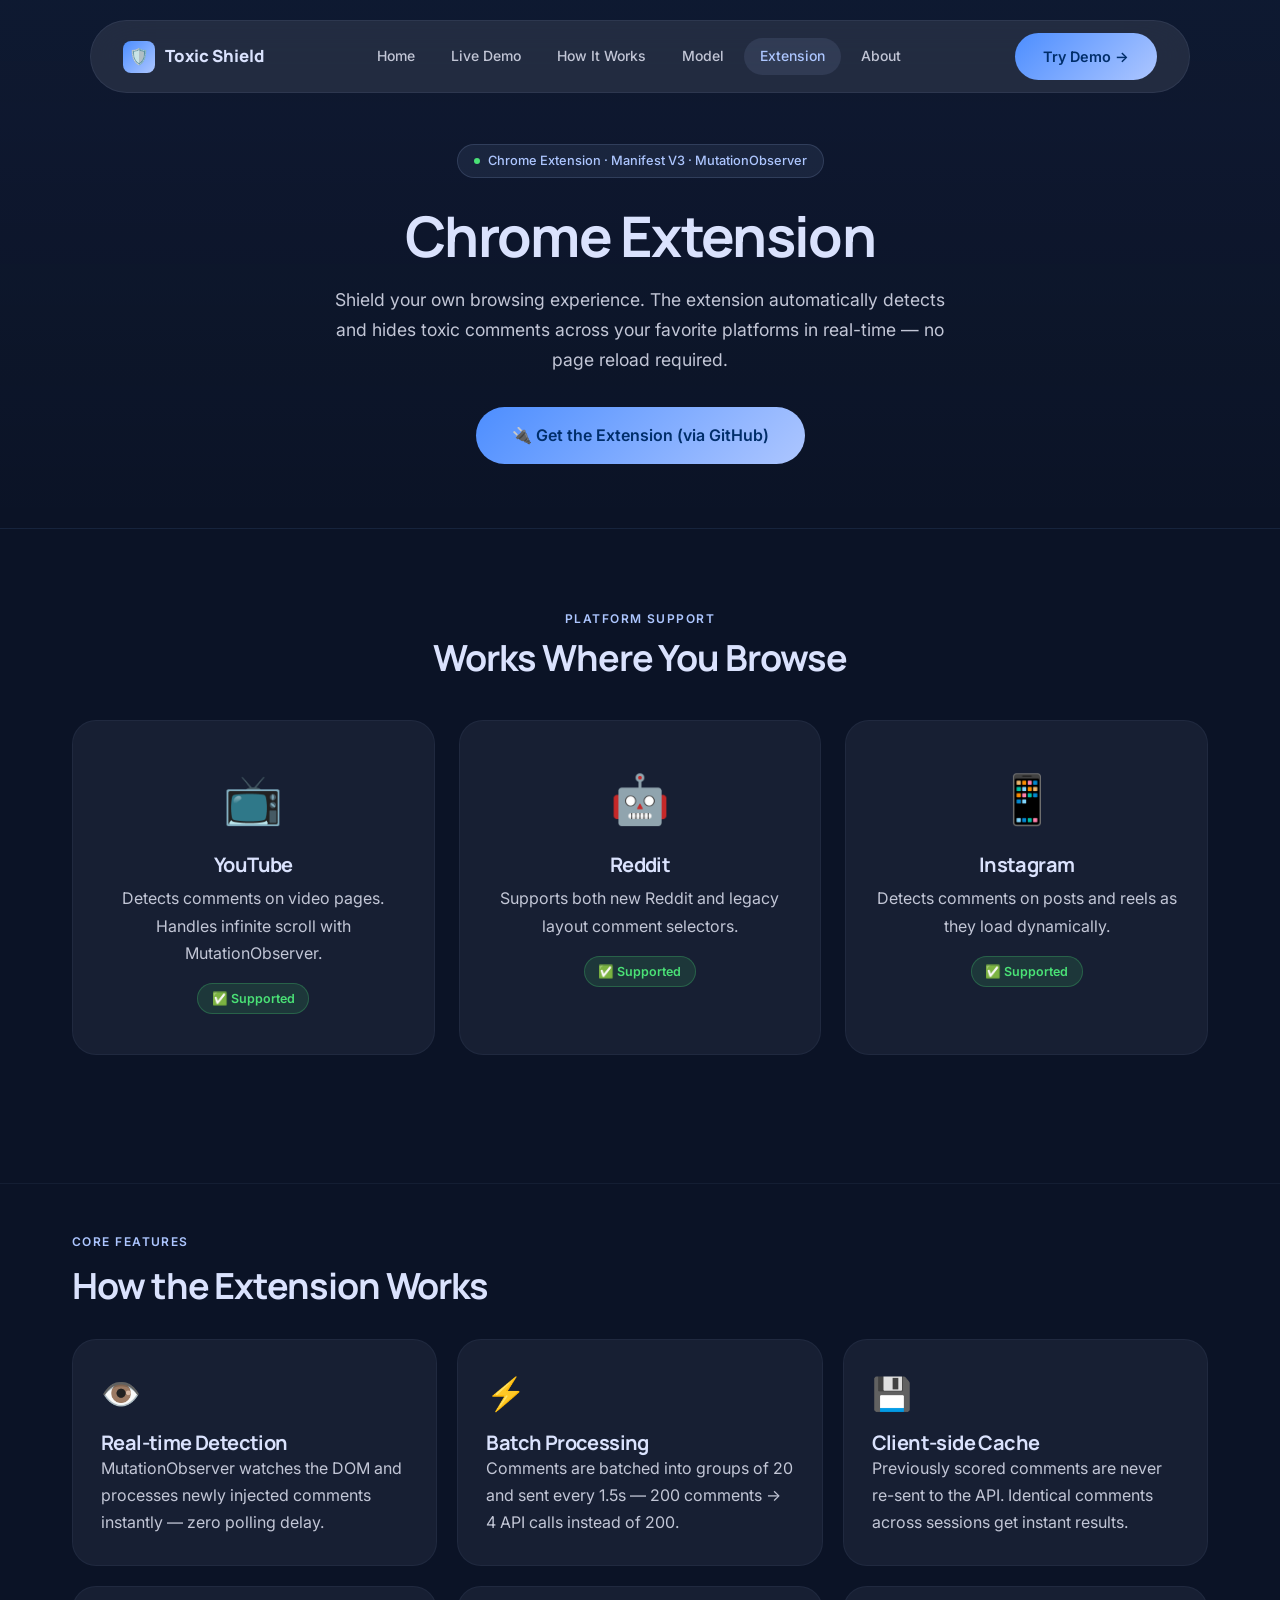
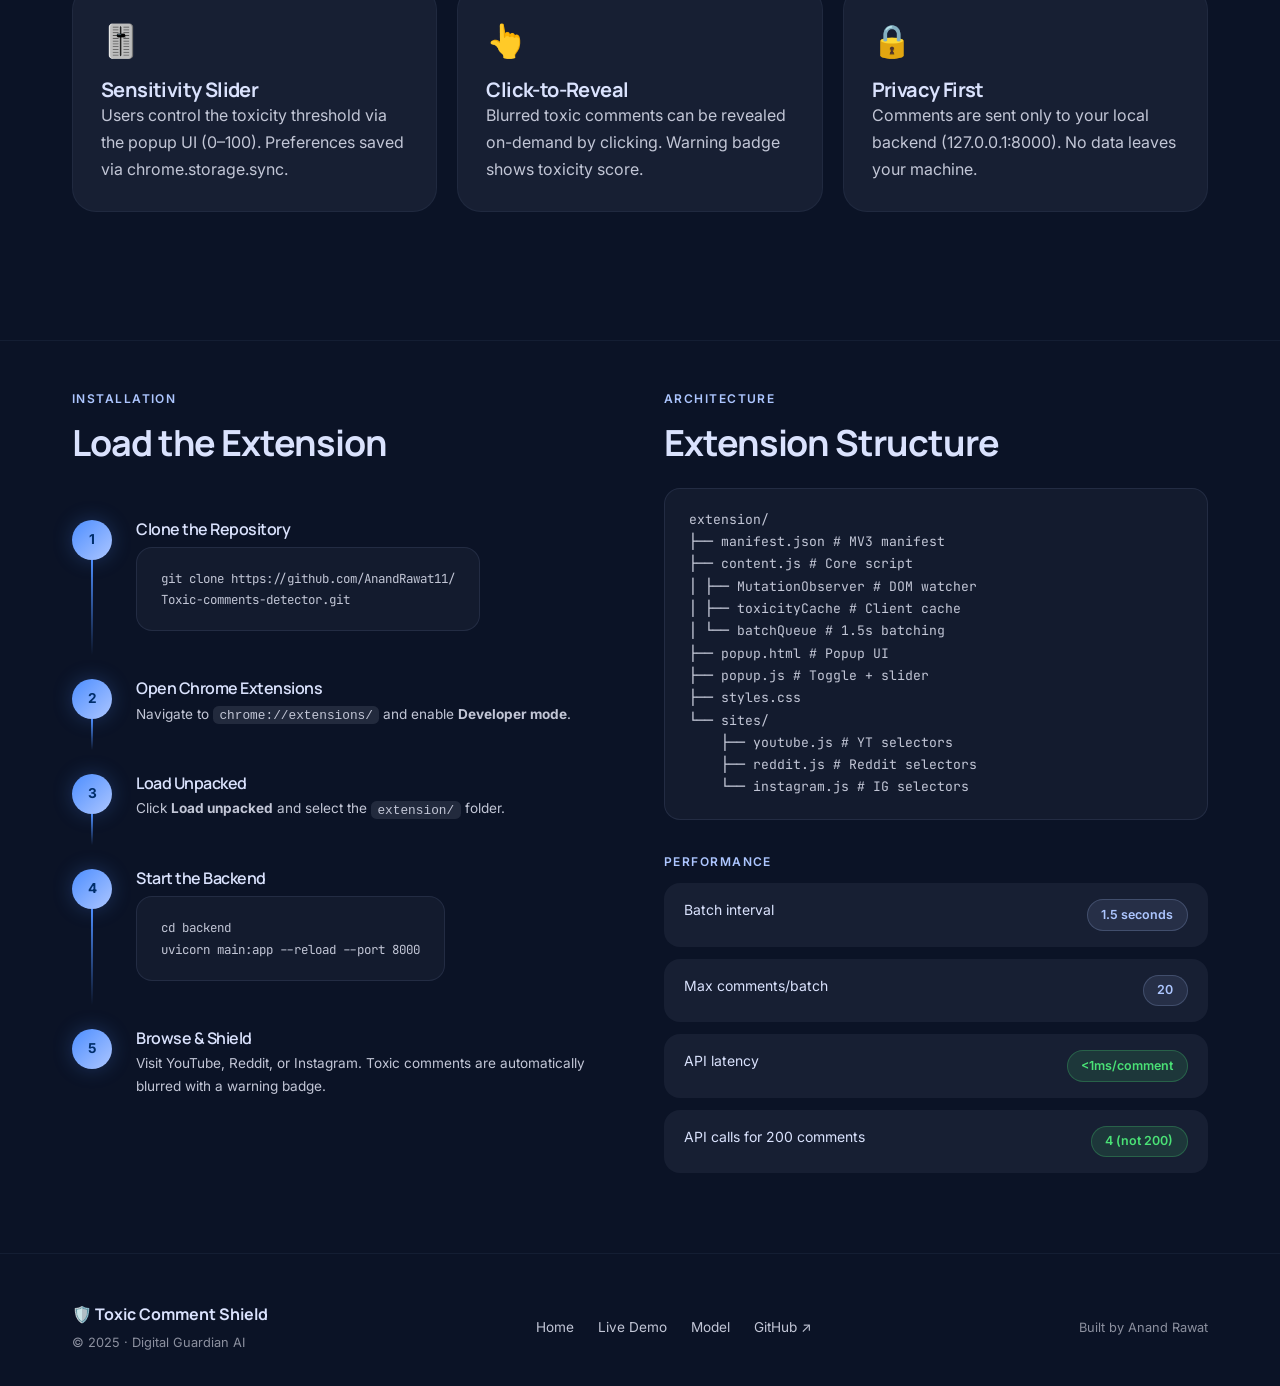
<file: website/pages/extension.html>
<!DOCTYPE html>
<html lang="en">
<head>
  <meta charset="UTF-8">
  <meta name="viewport" content="width=device-width, initial-scale=1.0">
  <meta name="description" content="Toxic Shield Chrome Extension — automatically detect and hide toxic comments on YouTube, Reddit, and Instagram in real-time.">
  <title>Chrome Extension | Toxic Comment Shield</title>
  <link rel="stylesheet" href="../styles.css">
</head>
<body>

<nav class="navbar">
  <div class="nav-brand"><div class="brand-icon">🛡️</div>Toxic Shield</div>
  <div class="nav-links">
    <a href="../index.html">Home</a><a href="demo.html">Live Demo</a>
    <a href="how-it-works.html">How It Works</a><a href="model.html">Model</a>
    <a href="extension.html" class="active">Extension</a><a href="about.html">About</a>
  </div>
  <a href="demo.html" class="btn nav-cta">Try Demo →</a>
  <div class="hamburger"><span></span><span></span><span></span></div>
</nav>

<div class="page-header">
  <div class="container">
    <div class="hero-badge"><div class="dot"></div>Chrome Extension · Manifest V3 · MutationObserver</div>
    <h1>Chrome Extension</h1>
    <p>Shield your own browsing experience. The extension automatically detects and hides toxic comments across your favorite platforms in real-time — no page reload required.</p>
    <div style="margin-top:2rem;">
      <a href="https://github.com/AnandRawat11/Toxic-comments-detector" target="_blank" class="btn btn-primary btn-lg">
        🔌 Get the Extension (via GitHub)
      </a>
    </div>
  </div>
</div>

<!-- ── Supported Platforms ─────────────────────── -->
<section class="section">
  <div class="container">
    <div class="section-label" style="text-align:center;margin-bottom:0.5rem;">Platform Support</div>
    <h2 style="text-align:center;margin-bottom:2.5rem;">Works Where You Browse</h2>
    <div style="display:grid;grid-template-columns:repeat(3,1fr);gap:1.5rem;" class="platform-grid">
      <div class="card" style="text-align:center;padding:2.5rem 1.5rem;">
        <div style="font-size:3rem;margin-bottom:1rem;">📺</div>
        <h3>YouTube</h3>
        <p style="margin-top:0.5rem;">Detects comments on video pages. Handles infinite scroll with MutationObserver.</p>
        <div style="margin-top:1rem;"><span class="badge badge-safe">✅ Supported</span></div>
      </div>
      <div class="card" style="text-align:center;padding:2.5rem 1.5rem;">
        <div style="font-size:3rem;margin-bottom:1rem;">🤖</div>
        <h3>Reddit</h3>
        <p style="margin-top:0.5rem;">Supports both new Reddit and legacy layout comment selectors.</p>
        <div style="margin-top:1rem;"><span class="badge badge-safe">✅ Supported</span></div>
      </div>
      <div class="card" style="text-align:center;padding:2.5rem 1.5rem;">
        <div style="font-size:3rem;margin-bottom:1rem;">📱</div>
        <h3>Instagram</h3>
        <p style="margin-top:0.5rem;">Detects comments on posts and reels as they load dynamically.</p>
        <div style="margin-top:1rem;"><span class="badge badge-safe">✅ Supported</span></div>
      </div>
    </div>
  </div>
</section>

<div class="divider"></div>

<!-- ── Key Features ───────────────────────────── -->
<section class="section" style="padding-top:0;">
  <div class="container">
    <div class="section-label">Core Features</div>
    <h2 style="margin-bottom:2rem;">How the Extension Works</h2>
    <div class="feature-grid">
      <div class="card">
        <div style="font-size:2rem;margin-bottom:0.75rem;">👁️</div>
        <h3>Real-time Detection</h3>
        <p>MutationObserver watches the DOM and processes newly injected comments instantly — zero polling delay.</p>
      </div>
      <div class="card">
        <div style="font-size:2rem;margin-bottom:0.75rem;">⚡</div>
        <h3>Batch Processing</h3>
        <p>Comments are batched into groups of 20 and sent every 1.5s — 200 comments → 4 API calls instead of 200.</p>
      </div>
      <div class="card">
        <div style="font-size:2rem;margin-bottom:0.75rem;">💾</div>
        <h3>Client-side Cache</h3>
        <p>Previously scored comments are never re-sent to the API. Identical comments across sessions get instant results.</p>
      </div>
      <div class="card">
        <div style="font-size:2rem;margin-bottom:0.75rem;">🎚️</div>
        <h3>Sensitivity Slider</h3>
        <p>Users control the toxicity threshold via the popup UI (0–100). Preferences saved via chrome.storage.sync.</p>
      </div>
      <div class="card">
        <div style="font-size:2rem;margin-bottom:0.75rem;">👆</div>
        <h3>Click-to-Reveal</h3>
        <p>Blurred toxic comments can be revealed on-demand by clicking. Warning badge shows toxicity score.</p>
      </div>
      <div class="card">
        <div style="font-size:2rem;margin-bottom:0.75rem;">🔒</div>
        <h3>Privacy First</h3>
        <p>Comments are sent only to your local backend (127.0.0.1:8000). No data leaves your machine.</p>
      </div>
    </div>
  </div>
</section>

<div class="divider"></div>

<!-- ── Installation Guide ─────────────────────── -->
<section class="section" style="padding-top:0;">
  <div class="container">
    <div style="display:grid;grid-template-columns:1fr 1fr;gap:3rem;align-items:start;" class="two-col">
      <div>
        <div class="section-label">Installation</div>
        <h2 style="margin-bottom:2rem;">Load the Extension</h2>
        <div class="pipeline">
          <div class="pipeline-step">
            <div class="step-node">1</div>
            <div class="step-content">
              <h4>Clone the Repository</h4>
              <div class="code-block" style="margin-top:0.5rem;font-size:0.78rem;">git clone https://github.com/AnandRawat11/<br>Toxic-comments-detector.git</div>
            </div>
          </div>
          <div class="pipeline-step">
            <div class="step-node">2</div>
            <div class="step-content">
              <h4>Open Chrome Extensions</h4>
              <p>Navigate to <code style="font-size:0.8rem;background:var(--surface-high);padding:0.1rem 0.4rem;border-radius:0.35rem;">chrome://extensions/</code> and enable <strong>Developer mode</strong>.</p>
            </div>
          </div>
          <div class="pipeline-step">
            <div class="step-node">3</div>
            <div class="step-content">
              <h4>Load Unpacked</h4>
              <p>Click <strong>Load unpacked</strong> and select the <code style="font-size:0.8rem;background:var(--surface-high);padding:0.1rem 0.4rem;border-radius:0.35rem;">extension/</code> folder.</p>
            </div>
          </div>
          <div class="pipeline-step">
            <div class="step-node">4</div>
            <div class="step-content">
              <h4>Start the Backend</h4>
              <div class="code-block" style="margin-top:0.5rem;font-size:0.78rem;">cd backend<br>uvicorn main:app --reload --port 8000</div>
            </div>
          </div>
          <div class="pipeline-step">
            <div class="step-node">5</div>
            <div class="step-content">
              <h4>Browse & Shield</h4>
              <p>Visit YouTube, Reddit, or Instagram. Toxic comments are automatically blurred with a warning badge.</p>
            </div>
          </div>
        </div>
      </div>

      <!-- Architecture card -->
      <div>
        <div class="section-label">Architecture</div>
        <h2 style="margin-bottom:1.5rem;">Extension Structure</h2>
        <div class="code-block">
extension/<br>
├── manifest.json         # MV3 manifest<br>
├── content.js            # Core script<br>
│   ├── MutationObserver  # DOM watcher<br>
│   ├── toxicityCache     # Client cache<br>
│   └── batchQueue        # 1.5s batching<br>
├── popup.html            # Popup UI<br>
├── popup.js              # Toggle + slider<br>
├── styles.css<br>
└── sites/<br>
&nbsp;&nbsp;&nbsp;&nbsp;├── youtube.js    # YT selectors<br>
&nbsp;&nbsp;&nbsp;&nbsp;├── reddit.js     # Reddit selectors<br>
&nbsp;&nbsp;&nbsp;&nbsp;└── instagram.js  # IG selectors
        </div>

        <div style="margin-top:2rem;">
          <div class="section-label">Performance</div>
          <div style="display:flex;flex-direction:column;gap:0.75rem;margin-top:0.75rem;">
            <div style="background:var(--surface-cont);border-radius:var(--radius-lg);padding:1rem 1.25rem;display:flex;justify-content:space-between;">
              <span style="font-size:0.875rem;">Batch interval</span>
              <span class="badge badge-info">1.5 seconds</span>
            </div>
            <div style="background:var(--surface-cont);border-radius:var(--radius-lg);padding:1rem 1.25rem;display:flex;justify-content:space-between;">
              <span style="font-size:0.875rem;">Max comments/batch</span>
              <span class="badge badge-info">20</span>
            </div>
            <div style="background:var(--surface-cont);border-radius:var(--radius-lg);padding:1rem 1.25rem;display:flex;justify-content:space-between;">
              <span style="font-size:0.875rem;">API latency</span>
              <span class="badge badge-safe">&lt;1ms/comment</span>
            </div>
            <div style="background:var(--surface-cont);border-radius:var(--radius-lg);padding:1rem 1.25rem;display:flex;justify-content:space-between;">
              <span style="font-size:0.875rem;">API calls for 200 comments</span>
              <span class="badge badge-safe">4 (not 200)</span>
            </div>
          </div>
        </div>
      </div>
    </div>
  </div>
</section>

<footer class="footer">
  <div class="container">
    <div class="footer-inner">
      <div><div class="footer-brand">🛡️ Toxic Comment Shield</div><div class="footer-copy" style="margin-top:0.35rem;">© 2025 · Digital Guardian AI</div></div>
      <div class="footer-links"><a href="../index.html">Home</a><a href="demo.html">Live Demo</a><a href="model.html">Model</a><a href="https://github.com/AnandRawat11/Toxic-comments-detector" target="_blank">GitHub ↗</a></div>
      <div class="footer-copy">Built by Anand Rawat</div>
    </div>
  </div>
</footer>

<script src="../script.js"></script>
<style>
.platform-grid{grid-template-columns:repeat(3,1fr);}
.two-col{grid-template-columns:1fr 1fr;}
@media(max-width:900px){.platform-grid{grid-template-columns:1fr;}.two-col{grid-template-columns:1fr;}}
</style>
</body>
</html>
</file>
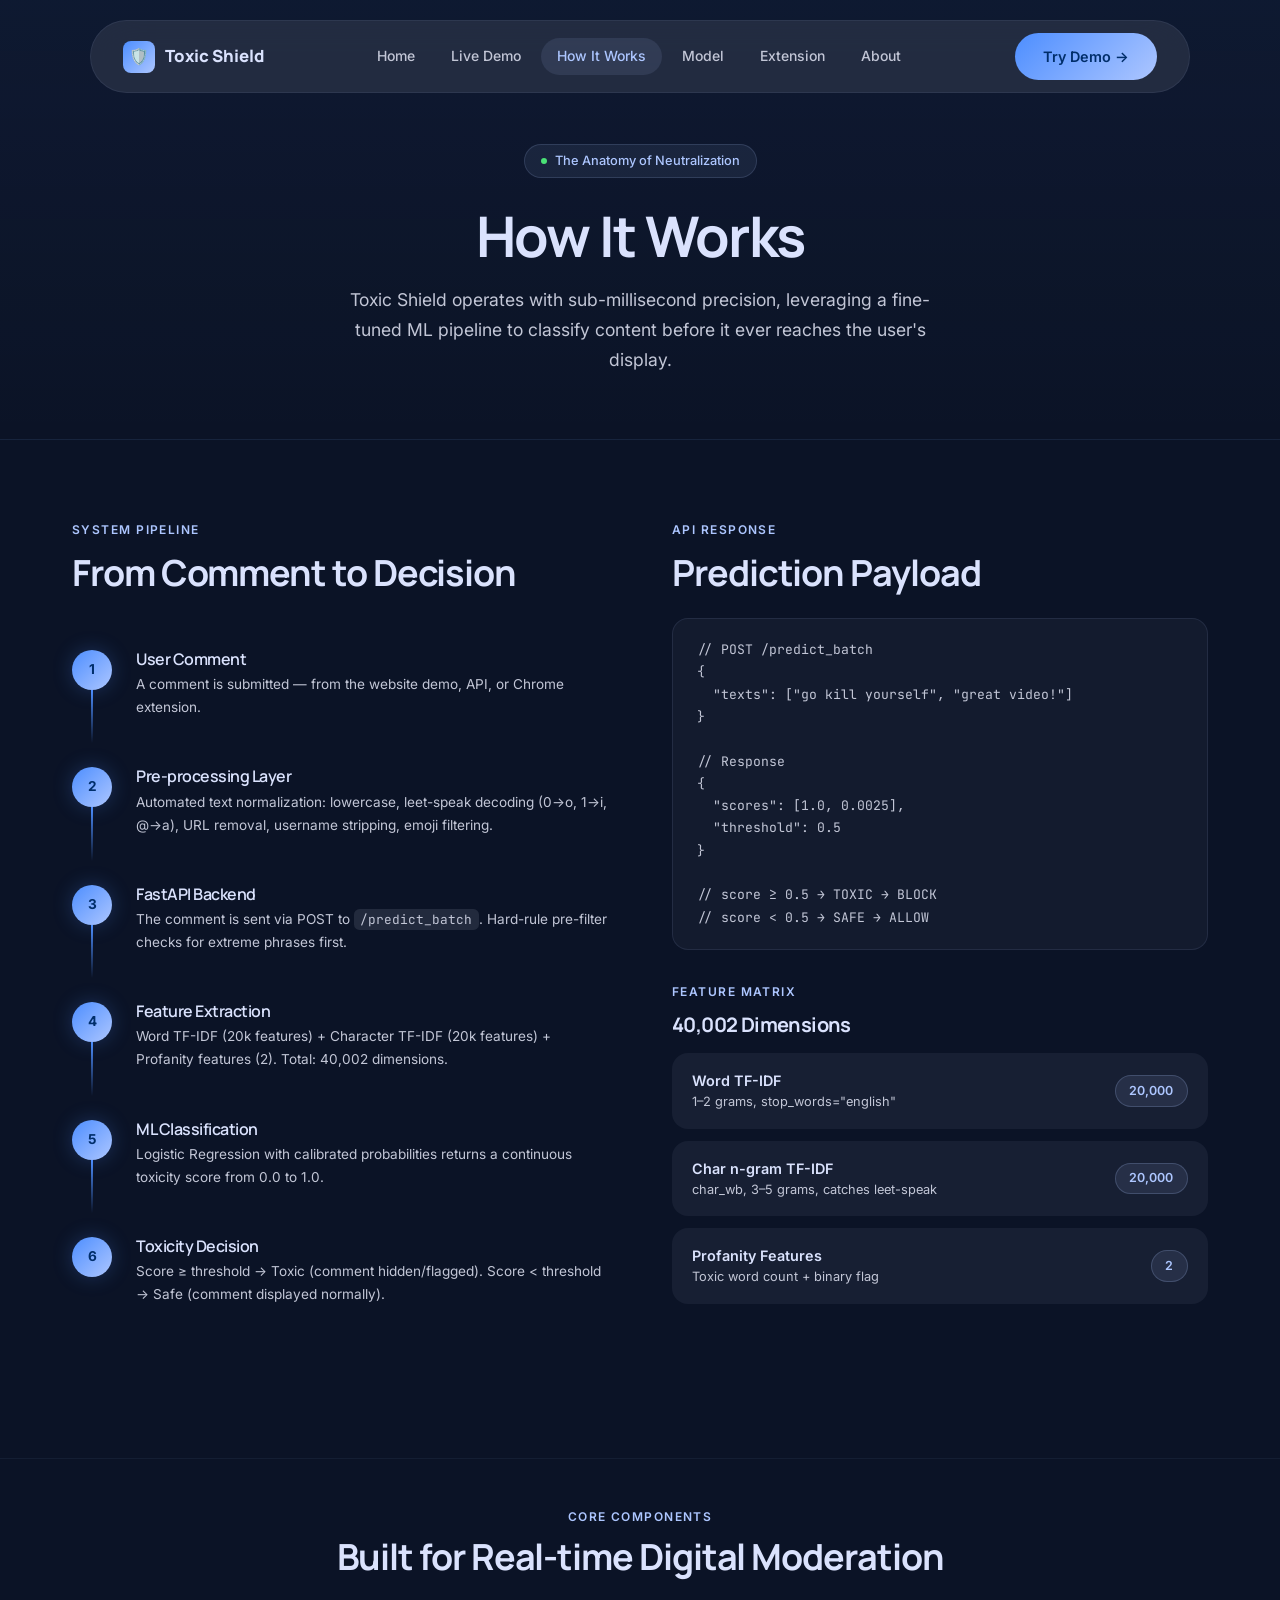
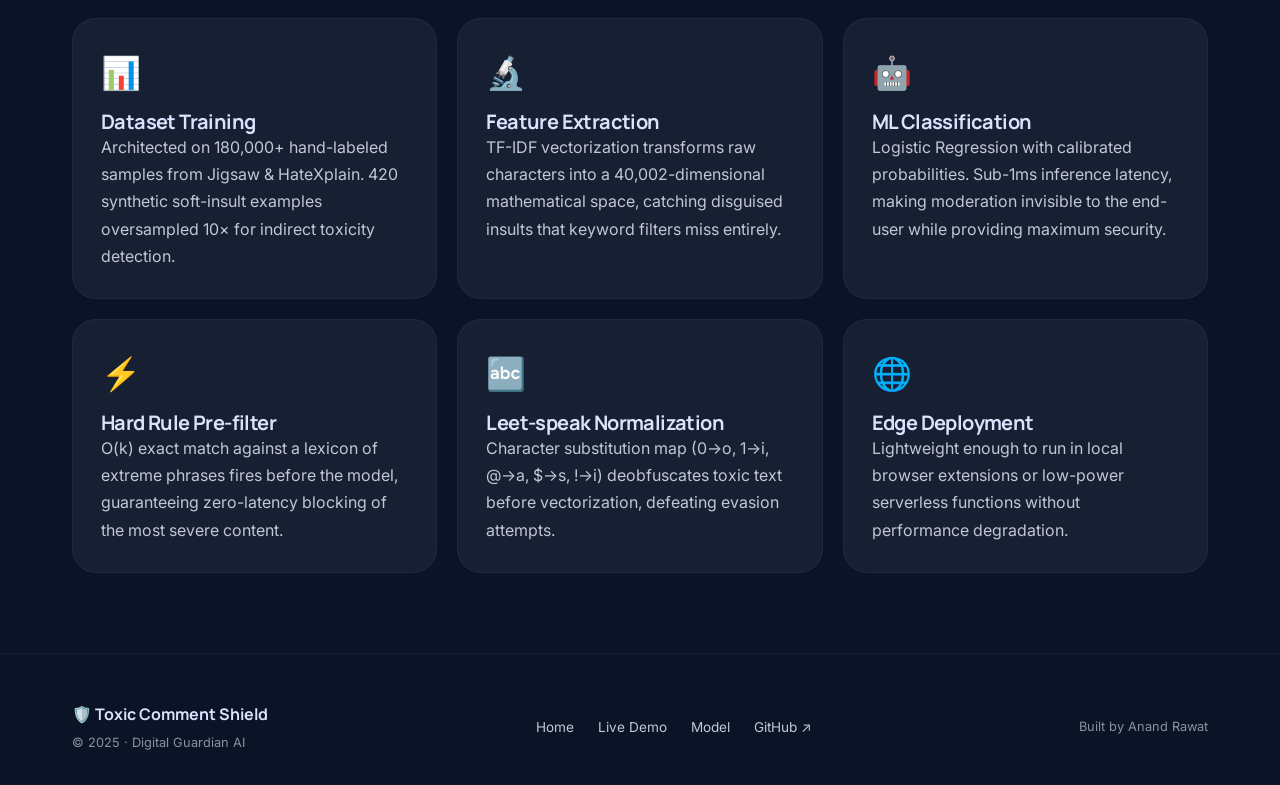
<file: website/pages/how-it-works.html>
<!DOCTYPE html>
<html lang="en">
<head>
  <meta charset="UTF-8">
  <meta name="viewport" content="width=device-width, initial-scale=1.0">
  <meta name="description" content="How Toxic Comment Shield works — the pipeline from raw text to toxicity prediction using TF-IDF and Logistic Regression.">
  <title>How It Works | Toxic Comment Shield</title>
  <link rel="stylesheet" href="../styles.css">
</head>
<body>

<nav class="navbar">
  <div class="nav-brand"><div class="brand-icon">🛡️</div>Toxic Shield</div>
  <div class="nav-links">
    <a href="../index.html">Home</a><a href="demo.html">Live Demo</a>
    <a href="how-it-works.html" class="active">How It Works</a>
    <a href="model.html">Model</a><a href="extension.html">Extension</a><a href="about.html">About</a>
  </div>
  <a href="demo.html" class="btn nav-cta">Try Demo →</a>
  <div class="hamburger"><span></span><span></span><span></span></div>
</nav>

<div class="page-header">
  <div class="container">
    <div class="hero-badge"><div class="dot"></div>The Anatomy of Neutralization</div>
    <h1>How It Works</h1>
    <p>Toxic Shield operates with sub-millisecond precision, leveraging a fine-tuned ML pipeline to classify content before it ever reaches the user's display.</p>
  </div>
</div>

<!-- ── System Pipeline ─────────────────────────── -->
<section class="section">
  <div class="container">
    <div style="display:grid;grid-template-columns:1fr 1fr;gap:4rem;align-items:start;" class="two-col">
      <div>
        <div class="section-label">System Pipeline</div>
        <h2 style="margin-bottom:2rem;">From Comment to Decision</h2>
        <div class="pipeline">
          <div class="pipeline-step">
            <div class="step-node">1</div>
            <div class="step-content">
              <h4>User Comment</h4>
              <p>A comment is submitted — from the website demo, API, or Chrome extension.</p>
            </div>
          </div>
          <div class="pipeline-step">
            <div class="step-node">2</div>
            <div class="step-content">
              <h4>Pre-processing Layer</h4>
              <p>Automated text normalization: lowercase, leet-speak decoding (0→o, 1→i, @→a), URL removal, username stripping, emoji filtering.</p>
            </div>
          </div>
          <div class="pipeline-step">
            <div class="step-node">3</div>
            <div class="step-content">
              <h4>FastAPI Backend</h4>
              <p>The comment is sent via POST to <code style="font-size:0.8rem;background:var(--surface-high);padding:0.1rem 0.4rem;border-radius:0.35rem;font-family:'JetBrains Mono',monospace;">/predict_batch</code>. Hard-rule pre-filter checks for extreme phrases first.</p>
            </div>
          </div>
          <div class="pipeline-step">
            <div class="step-node">4</div>
            <div class="step-content">
              <h4>Feature Extraction</h4>
              <p>Word TF-IDF (20k features) + Character TF-IDF (20k features) + Profanity features (2). Total: 40,002 dimensions.</p>
            </div>
          </div>
          <div class="pipeline-step">
            <div class="step-node">5</div>
            <div class="step-content">
              <h4>ML Classification</h4>
              <p>Logistic Regression with calibrated probabilities returns a continuous toxicity score from 0.0 to 1.0.</p>
            </div>
          </div>
          <div class="pipeline-step">
            <div class="step-node">6</div>
            <div class="step-content">
              <h4>Toxicity Decision</h4>
              <p>Score ≥ threshold → Toxic (comment hidden/flagged). Score &lt; threshold → Safe (comment displayed normally).</p>
            </div>
          </div>
        </div>
      </div>

      <!-- Code block -->
      <div>
        <div class="section-label">API Response</div>
        <h2 style="margin-bottom:1.5rem;">Prediction Payload</h2>
        <div class="code-block">
// POST /predict_batch<br>
{<br>
&nbsp;&nbsp;"texts": ["go kill yourself", "great video!"]<br>
}<br><br>
// Response<br>
{<br>
&nbsp;&nbsp;"scores": [1.0, 0.0025],<br>
&nbsp;&nbsp;"threshold": 0.5<br>
}<br><br>
// score ≥ 0.5 → TOXIC → BLOCK<br>
// score &lt; 0.5 → SAFE  → ALLOW
        </div>

        <div style="margin-top:2rem;">
          <div class="section-label">Feature Matrix</div>
          <h3 style="margin-bottom:1rem;">40,002 Dimensions</h3>
          <div style="display:flex;flex-direction:column;gap:0.75rem;">
            <div style="background:var(--surface-cont);border-radius:var(--radius-lg);padding:1rem 1.25rem;display:flex;justify-content:space-between;align-items:center;">
              <div>
                <div style="font-weight:600;font-size:0.9rem;">Word TF-IDF</div>
                <div style="font-size:0.8rem;color:var(--on-surface-var);">1–2 grams, stop_words="english"</div>
              </div>
              <span class="badge badge-info">20,000</span>
            </div>
            <div style="background:var(--surface-cont);border-radius:var(--radius-lg);padding:1rem 1.25rem;display:flex;justify-content:space-between;align-items:center;">
              <div>
                <div style="font-weight:600;font-size:0.9rem;">Char n-gram TF-IDF</div>
                <div style="font-size:0.8rem;color:var(--on-surface-var);">char_wb, 3–5 grams, catches leet-speak</div>
              </div>
              <span class="badge badge-info">20,000</span>
            </div>
            <div style="background:var(--surface-cont);border-radius:var(--radius-lg);padding:1rem 1.25rem;display:flex;justify-content:space-between;align-items:center;">
              <div>
                <div style="font-weight:600;font-size:0.9rem;">Profanity Features</div>
                <div style="font-size:0.8rem;color:var(--on-surface-var);">Toxic word count + binary flag</div>
              </div>
              <span class="badge badge-info">2</span>
            </div>
          </div>
        </div>
      </div>
    </div>
  </div>
</section>

<div class="divider"></div>

<!-- ── ML Cards ───────────────────────────────── -->
<section class="section" style="padding-top:0;">
  <div class="container">
    <div class="section-label" style="text-align:center;margin-bottom:0.5rem;">Core Components</div>
    <h2 style="text-align:center;margin-bottom:2.5rem;">Built for Real-time Digital Moderation</h2>
    <div class="feature-grid">
      <div class="card">
        <div style="font-size:2rem;margin-bottom:0.75rem;">📊</div>
        <h3>Dataset Training</h3>
        <p>Architected on 180,000+ hand-labeled samples from Jigsaw & HateXplain. 420 synthetic soft-insult examples oversampled 10× for indirect toxicity detection.</p>
      </div>
      <div class="card">
        <div style="font-size:2rem;margin-bottom:0.75rem;">🔬</div>
        <h3>Feature Extraction</h3>
        <p>TF-IDF vectorization transforms raw characters into a 40,002-dimensional mathematical space, catching disguised insults that keyword filters miss entirely.</p>
      </div>
      <div class="card">
        <div style="font-size:2rem;margin-bottom:0.75rem;">🤖</div>
        <h3>ML Classification</h3>
        <p>Logistic Regression with calibrated probabilities. Sub-1ms inference latency, making moderation invisible to the end-user while providing maximum security.</p>
      </div>
      <div class="card">
        <div style="font-size:2rem;margin-bottom:0.75rem;">⚡</div>
        <h3>Hard Rule Pre-filter</h3>
        <p>O(k) exact match against a lexicon of extreme phrases fires before the model, guaranteeing zero-latency blocking of the most severe content.</p>
      </div>
      <div class="card">
        <div style="font-size:2rem;margin-bottom:0.75rem;">🔤</div>
        <h3>Leet-speak Normalization</h3>
        <p>Character substitution map (0→o, 1→i, @→a, $→s, !→i) deobfuscates toxic text before vectorization, defeating evasion attempts.</p>
      </div>
      <div class="card">
        <div style="font-size:2rem;margin-bottom:0.75rem;">🌐</div>
        <h3>Edge Deployment</h3>
        <p>Lightweight enough to run in local browser extensions or low-power serverless functions without performance degradation.</p>
      </div>
    </div>
  </div>
</section>

<footer class="footer">
  <div class="container">
    <div class="footer-inner">
      <div><div class="footer-brand">🛡️ Toxic Comment Shield</div><div class="footer-copy" style="margin-top:0.35rem;">© 2025 · Digital Guardian AI</div></div>
      <div class="footer-links"><a href="../index.html">Home</a><a href="demo.html">Live Demo</a><a href="model.html">Model</a><a href="https://github.com/AnandRawat11/Toxic-comments-detector" target="_blank">GitHub ↗</a></div>
      <div class="footer-copy">Built by Anand Rawat</div>
    </div>
  </div>
</footer>

<script src="../script.js"></script>
<style>
.two-col{grid-template-columns:1fr 1fr;}
@media(max-width:900px){.two-col{grid-template-columns:1fr;}}
</style>
</body>
</html>
</file>
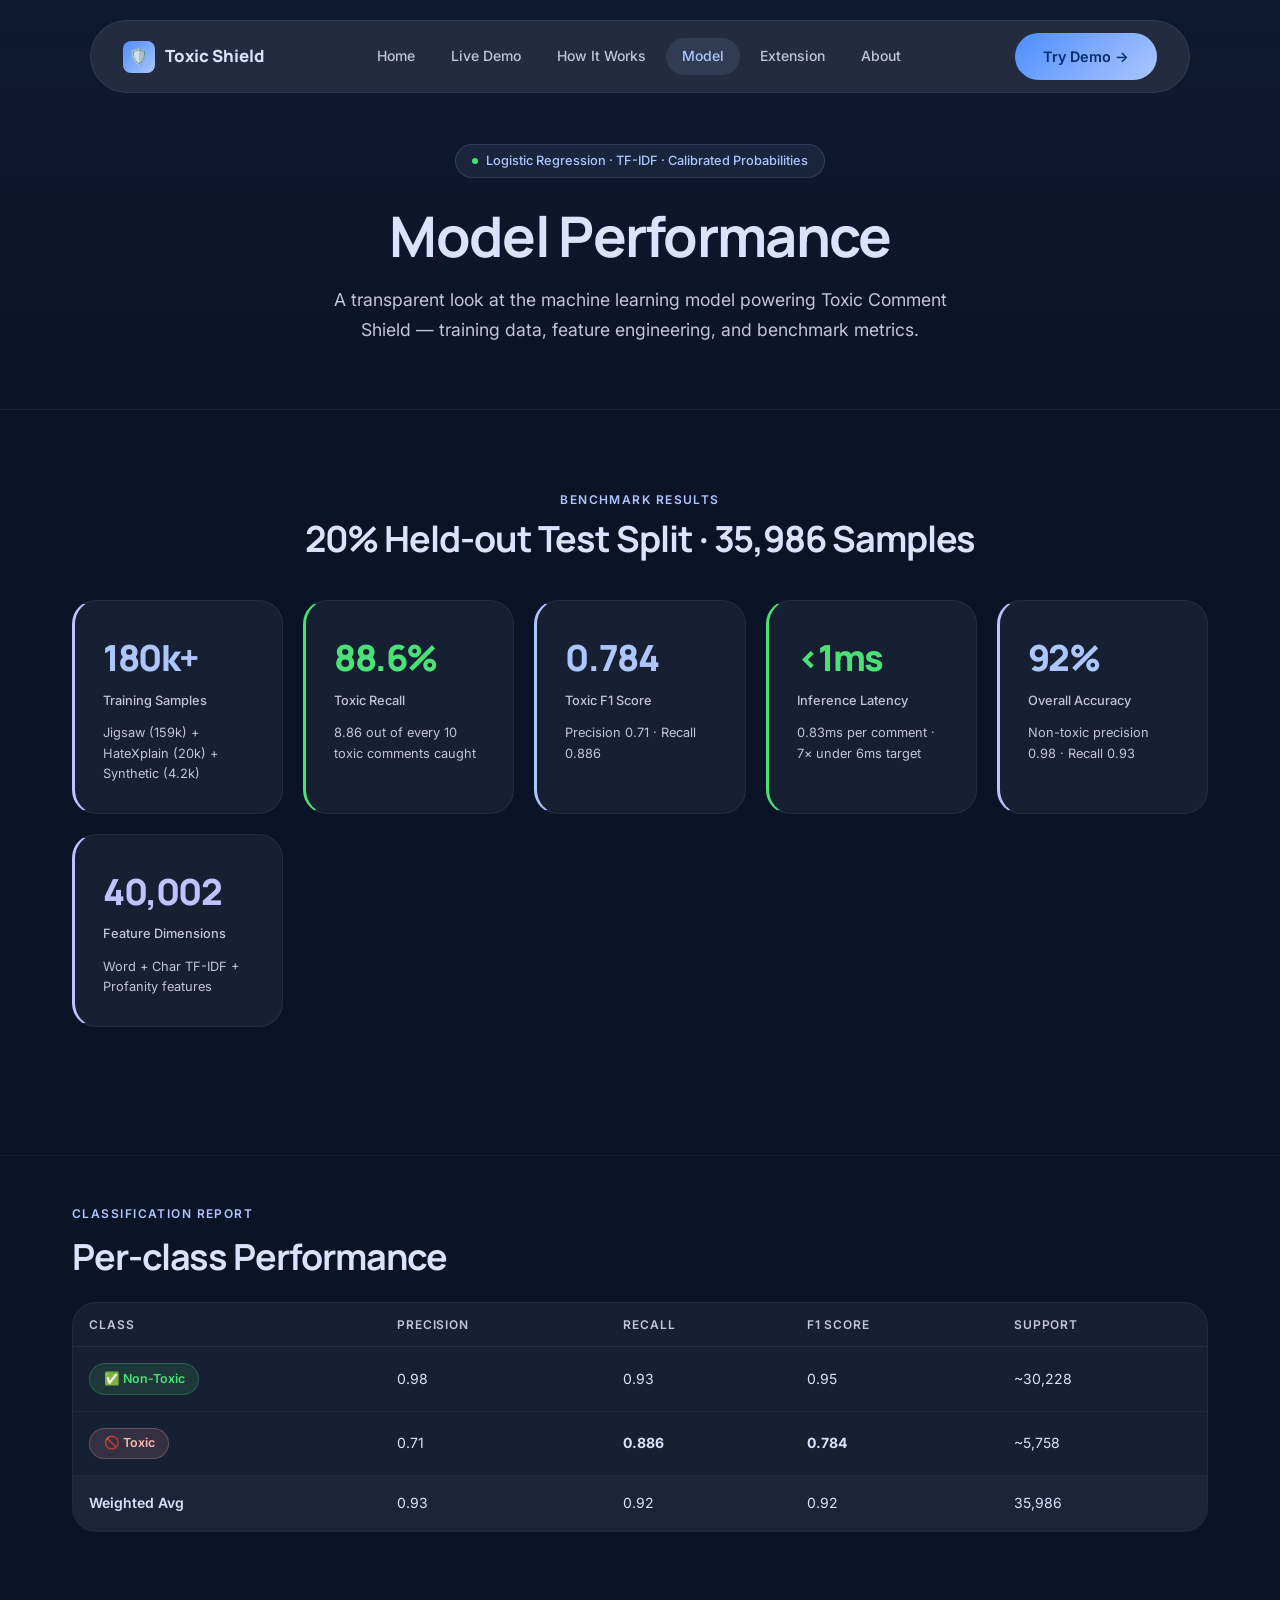
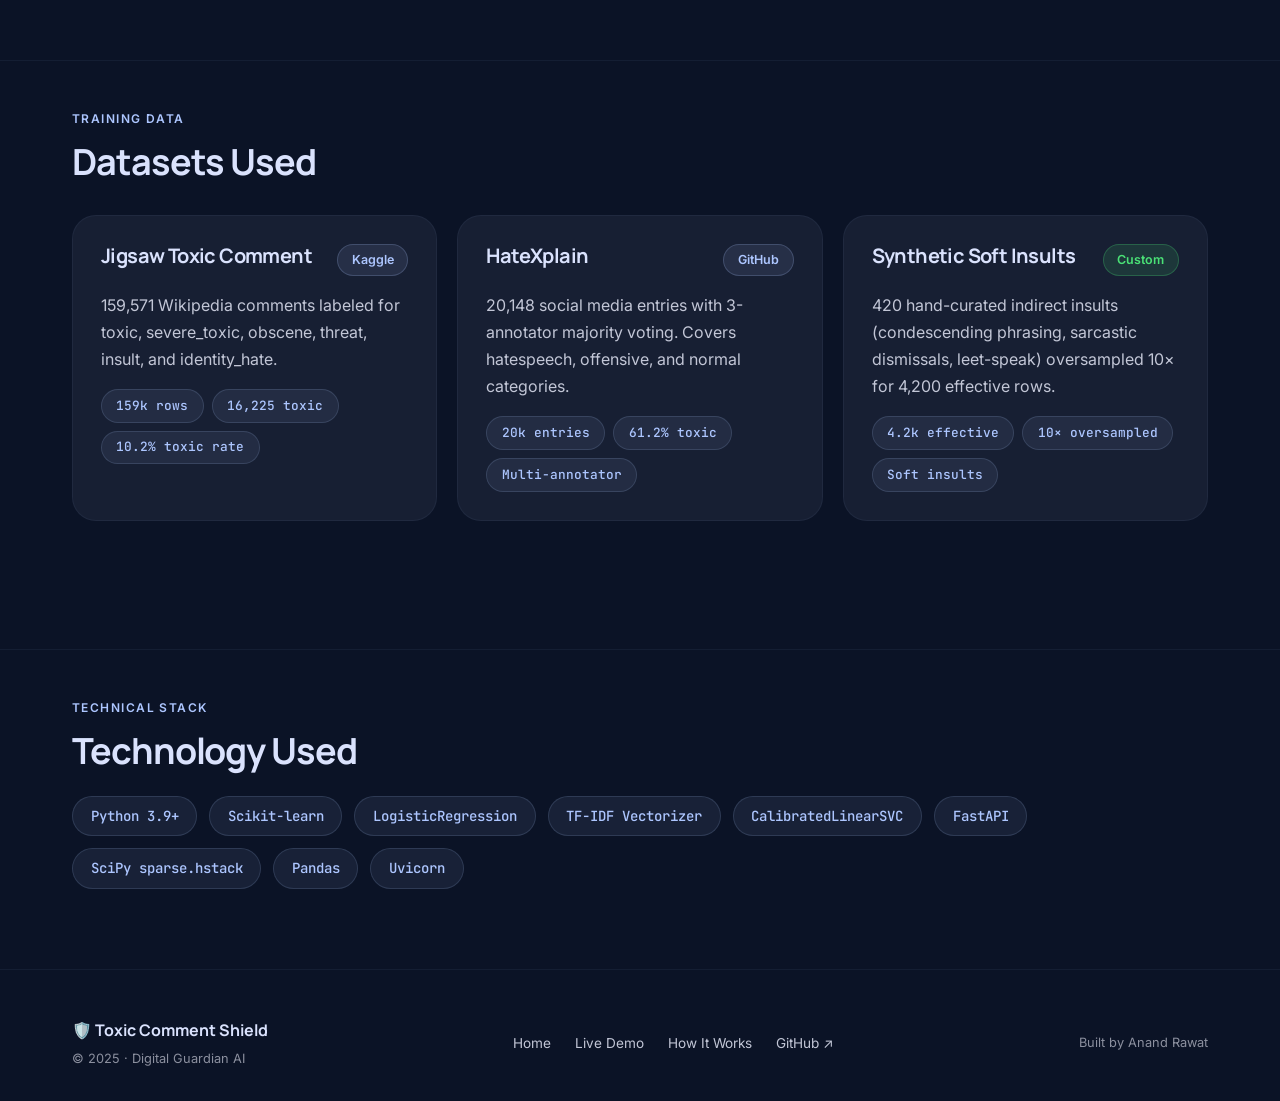
<file: website/pages/model.html>
<!DOCTYPE html>
<html lang="en">
<head>
  <meta charset="UTF-8">
  <meta name="viewport" content="width=device-width, initial-scale=1.0">
  <meta name="description" content="Toxic Comment Shield Model Performance — dataset size, F1 score, recall, latency, and full ML pipeline details.">
  <title>Model Performance | Toxic Comment Shield</title>
  <link rel="stylesheet" href="../styles.css">
</head>
<body>

<nav class="navbar">
  <div class="nav-brand"><div class="brand-icon">🛡️</div>Toxic Shield</div>
  <div class="nav-links">
    <a href="../index.html">Home</a><a href="demo.html">Live Demo</a>
    <a href="how-it-works.html">How It Works</a>
    <a href="model.html" class="active">Model</a>
    <a href="extension.html">Extension</a><a href="about.html">About</a>
  </div>
  <a href="demo.html" class="btn nav-cta">Try Demo →</a>
  <div class="hamburger"><span></span><span></span><span></span></div>
</nav>

<div class="page-header">
  <div class="container">
    <div class="hero-badge"><div class="dot"></div>Logistic Regression · TF-IDF · Calibrated Probabilities</div>
    <h1>Model Performance</h1>
    <p>A transparent look at the machine learning model powering Toxic Comment Shield — training data, feature engineering, and benchmark metrics.</p>
  </div>
</div>

<!-- ── Key Metrics ─────────────────────────────── -->
<section class="section">
  <div class="container">
    <div class="section-label" style="text-align:center;margin-bottom:0.5rem;">Benchmark Results</div>
    <h2 style="text-align:center;margin-bottom:2.5rem;">20% Held-out Test Split · 35,986 Samples</h2>
    <div class="metric-grid">
      <div class="metric-card">
        <div class="metric-value">180k+</div>
        <div class="metric-label">Training Samples</div>
        <div style="margin-top:0.75rem;font-size:0.8rem;color:var(--on-surface-var);">Jigsaw (159k) + HateXplain (20k) + Synthetic (4.2k)</div>
      </div>
      <div class="metric-card" style="border-left-color:var(--tertiary);">
        <div class="metric-value" style="color:var(--tertiary);">88.6%</div>
        <div class="metric-label">Toxic Recall</div>
        <div style="margin-top:0.75rem;font-size:0.8rem;color:var(--on-surface-var);">8.86 out of every 10 toxic comments caught</div>
      </div>
      <div class="metric-card" style="border-left-color:var(--primary);">
        <div class="metric-value" style="color:var(--primary);">0.784</div>
        <div class="metric-label">Toxic F1 Score</div>
        <div style="margin-top:0.75rem;font-size:0.8rem;color:var(--on-surface-var);">Precision 0.71 · Recall 0.886</div>
      </div>
      <div class="metric-card" style="border-left-color:var(--tertiary);">
        <div class="metric-value" style="color:var(--tertiary);">&lt;1ms</div>
        <div class="metric-label">Inference Latency</div>
        <div style="margin-top:0.75rem;font-size:0.8rem;color:var(--on-surface-var);">0.83ms per comment · 7× under 6ms target</div>
      </div>
      <div class="metric-card">
        <div class="metric-value">92%</div>
        <div class="metric-label">Overall Accuracy</div>
        <div style="margin-top:0.75rem;font-size:0.8rem;color:var(--on-surface-var);">Non-toxic precision 0.98 · Recall 0.93</div>
      </div>
      <div class="metric-card" style="border-left-color:var(--secondary);">
        <div class="metric-value" style="color:var(--secondary);">40,002</div>
        <div class="metric-label">Feature Dimensions</div>
        <div style="margin-top:0.75rem;font-size:0.8rem;color:var(--on-surface-var);">Word + Char TF-IDF + Profanity features</div>
      </div>
    </div>
  </div>
</section>

<div class="divider"></div>

<!-- ── Classification Report Table ─────────────── -->
<section class="section" style="padding-top:0;">
  <div class="container">
    <div class="section-label">Classification Report</div>
    <h2 style="margin-bottom:1.5rem;">Per-class Performance</h2>
    <div class="card" style="padding:0;overflow:hidden;">
      <table class="results-table">
        <thead>
          <tr><th>Class</th><th>Precision</th><th>Recall</th><th>F1 Score</th><th>Support</th></tr>
        </thead>
        <tbody>
          <tr>
            <td><span class="badge badge-safe">✅ Non-Toxic</span></td>
            <td>0.98</td><td>0.93</td><td>0.95</td><td>~30,228</td>
          </tr>
          <tr>
            <td><span class="badge badge-toxic">🚫 Toxic</span></td>
            <td>0.71</td><td><strong>0.886</strong></td><td><strong>0.784</strong></td><td>~5,758</td>
          </tr>
          <tr style="background:rgba(173,198,255,0.03);">
            <td style="font-weight:600;">Weighted Avg</td>
            <td>0.93</td><td>0.92</td><td>0.92</td><td>35,986</td>
          </tr>
        </tbody>
      </table>
    </div>
  </div>
</section>

<div class="divider"></div>

<!-- ── Datasets ───────────────────────────────── -->
<section class="section" style="padding-top:0;">
  <div class="container">
    <div class="section-label">Training Data</div>
    <h2 style="margin-bottom:2rem;">Datasets Used</h2>
    <div class="feature-grid">
      <div class="card">
        <div style="display:flex;justify-content:space-between;align-items:flex-start;margin-bottom:1rem;">
          <h3>Jigsaw Toxic Comment</h3>
          <span class="badge badge-info">Kaggle</span>
        </div>
        <p>159,571 Wikipedia comments labeled for toxic, severe_toxic, obscene, threat, insult, and identity_hate.</p>
        <div style="margin-top:1rem;display:flex;gap:0.5rem;flex-wrap:wrap;">
          <span class="tech-chip">159k rows</span>
          <span class="tech-chip">16,225 toxic</span>
          <span class="tech-chip">10.2% toxic rate</span>
        </div>
      </div>
      <div class="card">
        <div style="display:flex;justify-content:space-between;align-items:flex-start;margin-bottom:1rem;">
          <h3>HateXplain</h3>
          <span class="badge badge-info">GitHub</span>
        </div>
        <p>20,148 social media entries with 3-annotator majority voting. Covers hatespeech, offensive, and normal categories.</p>
        <div style="margin-top:1rem;display:flex;gap:0.5rem;flex-wrap:wrap;">
          <span class="tech-chip">20k entries</span>
          <span class="tech-chip">61.2% toxic</span>
          <span class="tech-chip">Multi-annotator</span>
        </div>
      </div>
      <div class="card">
        <div style="display:flex;justify-content:space-between;align-items:flex-start;margin-bottom:1rem;">
          <h3>Synthetic Soft Insults</h3>
          <span class="badge badge-safe">Custom</span>
        </div>
        <p>420 hand-curated indirect insults (condescending phrasing, sarcastic dismissals, leet-speak) oversampled 10× for 4,200 effective rows.</p>
        <div style="margin-top:1rem;display:flex;gap:0.5rem;flex-wrap:wrap;">
          <span class="tech-chip">4.2k effective</span>
          <span class="tech-chip">10× oversampled</span>
          <span class="tech-chip">Soft insults</span>
        </div>
      </div>
    </div>
  </div>
</section>

<div class="divider"></div>

<!-- ── Tech Stack ─────────────────────────────── -->
<section class="section" style="padding-top:0;">
  <div class="container">
    <div class="section-label">Technical Stack</div>
    <h2 style="margin-bottom:1.5rem;">Technology Used</h2>
    <div class="tech-chips" style="gap:0.75rem;">
      <span class="tech-chip" style="font-size:0.875rem;padding:0.5rem 1.1rem;">Python 3.9+</span>
      <span class="tech-chip" style="font-size:0.875rem;padding:0.5rem 1.1rem;">Scikit-learn</span>
      <span class="tech-chip" style="font-size:0.875rem;padding:0.5rem 1.1rem;">LogisticRegression</span>
      <span class="tech-chip" style="font-size:0.875rem;padding:0.5rem 1.1rem;">TF-IDF Vectorizer</span>
      <span class="tech-chip" style="font-size:0.875rem;padding:0.5rem 1.1rem;">CalibratedLinearSVC</span>
      <span class="tech-chip" style="font-size:0.875rem;padding:0.5rem 1.1rem;">FastAPI</span>
      <span class="tech-chip" style="font-size:0.875rem;padding:0.5rem 1.1rem;">SciPy sparse.hstack</span>
      <span class="tech-chip" style="font-size:0.875rem;padding:0.5rem 1.1rem;">Pandas</span>
      <span class="tech-chip" style="font-size:0.875rem;padding:0.5rem 1.1rem;">Uvicorn</span>
    </div>
  </div>
</section>

<footer class="footer">
  <div class="container">
    <div class="footer-inner">
      <div><div class="footer-brand">🛡️ Toxic Comment Shield</div><div class="footer-copy" style="margin-top:0.35rem;">© 2025 · Digital Guardian AI</div></div>
      <div class="footer-links"><a href="../index.html">Home</a><a href="demo.html">Live Demo</a><a href="how-it-works.html">How It Works</a><a href="https://github.com/AnandRawat11/Toxic-comments-detector" target="_blank">GitHub ↗</a></div>
      <div class="footer-copy">Built by Anand Rawat</div>
    </div>
  </div>
</footer>

<script src="../script.js"></script>
</body>
</html>
</file>
<file: website/styles.css>
/* ═══════════════════════════════════════════════
   TOXIC COMMENT SHIELD — Design System
   Dark navy SaaS theme mirroring Stitch "Live Demo"
═══════════════════════════════════════════════ */

@import url('https://fonts.googleapis.com/css2?family=Manrope:wght@300;400;500;600;700;800&family=Inter:wght@300;400;500;600&family=JetBrains+Mono:wght@400;500&display=swap');

/* ── Tokens ─────────────────────────────────── */
:root {
  /* background layers */
  --bg:             #0b1326;
  --surface:        #0b1326;
  --surface-low:    #131b2e;
  --surface-cont:   #171f33;
  --surface-high:   #222a3d;
  --surface-highest:#2d3449;
  --surface-bright: #31394d;

  /* primary palette */
  --primary:        #adc6ff;
  --primary-dim:    #4d8eff;
  --primary-deep:   #002e6a;
  --on-primary:     #002e6a;

  /* secondary */
  --secondary:      #c0c1ff;
  --secondary-cont: #3131c0;

  /* tertiary / accent-green */
  --tertiary:       #4ae176;
  --tertiary-cont:  #00a74b;

  /* error */
  --error:          #ffb4ab;
  --error-cont:     #93000a;

  /* on-surfaces */
  --on-surface:     #dae2fd;
  --on-surface-var: #c2c6d6;
  --outline:        #8c909f;
  --outline-var:    #424754;

  /* spacing */
  --radius-sm:  0.5rem;
  --radius-md:  0.75rem;
  --radius-lg:  1rem;
  --radius-xl:  1.5rem;
  --radius-full:9999px;

  /* shadows */
  --shadow-float: 0 20px 40px rgba(0,0,0,0.25);
  --shadow-glow:  0 0 30px rgba(77,142,255,0.15);
}

/* ── Reset ──────────────────────────────────── */
*, *::before, *::after { box-sizing: border-box; margin: 0; padding: 0; }
html { scroll-behavior: smooth; }
body {
  font-family: 'Inter', sans-serif;
  background: var(--bg);
  color: var(--on-surface);
  line-height: 1.6;
  min-height: 100vh;
  overflow-x: hidden;
}
a { color: inherit; text-decoration: none; }
img { max-width: 100%; }

/* ── Typography ─────────────────────────────── */
h1, h2, h3, h4, h5 { font-family: 'Manrope', sans-serif; font-weight: 700; line-height: 1.2; letter-spacing: -0.03em; }
h1 { font-size: clamp(2.2rem, 5vw, 3.5rem); }
h2 { font-size: clamp(1.5rem, 3vw, 2.25rem); }
h3 { font-size: 1.25rem; }
h4 { font-size: 1rem; font-weight: 600; }
p  { color: var(--on-surface-var); line-height: 1.7; }

/* ── Layout ─────────────────────────────────── */
.container { max-width: 1200px; margin: 0 auto; padding: 0 2rem; }

/* ── Navbar ─────────────────────────────────── */
.navbar {
  position: fixed; top: 1.25rem; left: 50%; transform: translateX(-50%);
  width: 90%; max-width: 1100px; z-index: 100;
  background: rgba(49,57,77,0.6);
  backdrop-filter: blur(24px);
  -webkit-backdrop-filter: blur(24px);
  border-radius: var(--radius-full);
  padding: 0.75rem 2rem;
  display: flex; align-items: center; justify-content: space-between;
  border: 1px solid rgba(173,198,255,0.08);
}
.nav-brand {
  display: flex; align-items: center; gap: 0.6rem;
  font-family: 'Manrope', sans-serif; font-weight: 800; font-size: 1.05rem;
  color: var(--on-surface);
}
.nav-brand .brand-icon {
  width: 32px; height: 32px; border-radius: 8px;
  background: linear-gradient(135deg, var(--primary-dim), var(--primary));
  display: flex; align-items: center; justify-content: center;
  font-size: 1rem;
}
.nav-links { display: flex; gap: 0.25rem; }
.nav-links a {
  padding: 0.45rem 1rem; border-radius: var(--radius-full);
  font-size: 0.875rem; font-weight: 500; color: var(--on-surface-var);
  transition: all 0.2s ease;
}
.nav-links a:hover, .nav-links a.active {
  background: rgba(173,198,255,0.1);
  color: var(--primary);
}
.nav-cta {
  padding: 0.5rem 1.25rem; border-radius: var(--radius-full);
  background: linear-gradient(135deg, var(--primary-dim), var(--primary));
  color: var(--on-primary); font-weight: 600; font-size: 0.875rem;
  transition: all 0.2s ease;
}
.nav-cta:hover { opacity: 0.9; transform: translateY(-1px); }
.hamburger { display: none; flex-direction: column; gap: 5px; cursor: pointer; }
.hamburger span { width: 22px; height: 2px; background: var(--on-surface); border-radius: 2px; transition: 0.3s; }

/* ── Hero / Section spacing ─────────────────── */
.hero { padding: 10rem 0 6rem; text-align: center; position: relative; }
.hero-badge {
  display: inline-flex; align-items: center; gap: 0.5rem;
  background: rgba(173,198,255,0.08); border: 1px solid rgba(173,198,255,0.15);
  border-radius: var(--radius-full); padding: 0.35rem 1rem;
  font-size: 0.8rem; font-weight: 500; color: var(--primary);
  margin-bottom: 1.5rem;
}
.hero-badge .dot { width: 6px; height: 6px; background: var(--tertiary); border-radius: 50%; animation: pulse 2s infinite; }
@keyframes pulse { 0%,100%{opacity:1;transform:scale(1)} 50%{opacity:.5;transform:scale(1.3)} }

.section { padding: 5rem 0; }
.section-label {
  font-size: 0.75rem; font-weight: 600; letter-spacing: 0.12em;
  text-transform: uppercase; color: var(--primary); margin-bottom: 0.75rem;
}

/* ── Cards ──────────────────────────────────── */
.card {
  background: var(--surface-cont);
  border-radius: var(--radius-xl);
  padding: 1.75rem;
  border: 1px solid rgba(173,198,255,0.06);
  transition: all 0.3s ease;
  position: relative; overflow: hidden;
}
.card::before {
  content: ''; position: absolute; top: 0; left: 0; right: 0; height: 2px;
  background: linear-gradient(90deg, var(--primary-dim), var(--primary), transparent);
  opacity: 0; transition: opacity 0.3s;
}
.card:hover { background: var(--surface-high); transform: translateY(-2px); box-shadow: var(--shadow-glow); }
.card:hover::before { opacity: 1; }

/* ── Metric / stat cards ─────────────────────── */
.metric-card {
  background: var(--surface-cont);
  border-radius: var(--radius-xl);
  padding: 1.75rem;
  border-left: 3px solid var(--secondary);
  border-top: 1px solid rgba(173,198,255,0.08);
  border-right: 1px solid rgba(173,198,255,0.08);
  border-bottom: 1px solid rgba(173,198,255,0.08);
}
.metric-card .metric-value {
  font-family: 'Manrope', sans-serif; font-size: 2.25rem; font-weight: 800;
  color: var(--primary); letter-spacing: -0.04em;
}
.metric-card .metric-label { font-size: 0.8rem; color: var(--on-surface-var); margin-top: 0.25rem; font-weight: 500; }

/* ── Buttons ─────────────────────────────────── */
.btn {
  display: inline-flex; align-items: center; gap: 0.5rem;
  padding: 0.75rem 1.75rem; border-radius: var(--radius-full);
  font-weight: 600; font-size: 0.9rem; cursor: pointer;
  border: none; transition: all 0.2s ease; white-space: nowrap;
}
.btn-primary {
  background: linear-gradient(135deg, var(--primary-dim), var(--primary));
  color: var(--on-primary);
}
.btn-primary:hover { opacity: 0.9; transform: translateY(-2px); box-shadow: 0 8px 24px rgba(77,142,255,0.35); }
.btn-secondary {
  background: transparent;
  border: 1px solid rgba(173,198,255,0.25);
  color: var(--primary);
}
.btn-secondary:hover { background: rgba(173,198,255,0.08); }
.btn-ghost { background: transparent; color: var(--on-surface-var); }
.btn-ghost:hover { color: var(--on-surface); }
.btn-lg { padding: 1rem 2.25rem; font-size: 1rem; }
.btn-sm { padding: 0.5rem 1.1rem; font-size: 0.8rem; }

/* ── Form elements ───────────────────────────── */
textarea, input[type="text"] {
  width: 100%; background: var(--surface-low);
  border: 1px solid rgba(173,198,255,0.1);
  border-radius: var(--radius-lg); padding: 1rem 1.25rem;
  color: var(--on-surface); font-family: 'Inter', sans-serif; font-size: 0.9rem;
  resize: vertical; outline: none; transition: all 0.2s;
}
textarea:focus, input[type="text"]:focus {
  border-color: rgba(77,142,255,0.5);
  box-shadow: 0 0 0 3px rgba(77,142,255,0.12);
  background: var(--surface-cont);
}
textarea::placeholder, input::placeholder { color: var(--outline); }

/* ── Result badges ───────────────────────────── */
.badge {
  display: inline-flex; align-items: center; gap: 0.4rem;
  padding: 0.3rem 0.85rem; border-radius: var(--radius-full);
  font-size: 0.78rem; font-weight: 600;
}
.badge-safe   { background: rgba(74,225,118,0.12); color: var(--tertiary); border: 1px solid rgba(74,225,118,0.25); }
.badge-toxic  { background: rgba(255,180,171,0.12); color: var(--error); border: 1px solid rgba(255,180,171,0.25); }
.badge-mild   { background: rgba(255,180,71,0.12); color: #ffb447; border: 1px solid rgba(255,180,71,0.25); }
.badge-info   { background: rgba(173,198,255,0.1); color: var(--primary); border: 1px solid rgba(173,198,255,0.2); }

/* ── Result display ──────────────────────────── */
.result-panel {
  background: var(--surface-cont);
  border-radius: var(--radius-xl); padding: 1.75rem;
  border: 1px solid rgba(173,198,255,0.08);
  display: none;
}
.result-panel.show { display: block; animation: fadeUp 0.35s ease; }
@keyframes fadeUp { from{opacity:0;transform:translateY(12px)} to{opacity:1;transform:translateY(0)} }

.result-verdict {
  font-family: 'Manrope', sans-serif; font-size: 1.75rem; font-weight: 800;
  letter-spacing: -0.03em;
}
.verdict-safe   { color: var(--tertiary); }
.verdict-toxic  { color: var(--error); }
.verdict-mild   { color: #ffb447; }

.score-bar-wrap { margin-top: 1rem; }
.score-bar-track {
  height: 6px; background: var(--surface-highest); border-radius: var(--radius-full); overflow: hidden;
}
.score-bar-fill {
  height: 100%; border-radius: var(--radius-full);
  transition: width 0.6s cubic-bezier(0.34,1.56,0.64,1);
}

/* ── Loading spinner ─────────────────────────── */
.spinner {
  width: 20px; height: 20px; border: 2px solid rgba(173,198,255,0.2);
  border-top-color: var(--primary); border-radius: 50%;
  animation: spin 0.75s linear infinite; display: inline-block;
}
@keyframes spin { to{transform:rotate(360deg)} }

/* ── Code block ──────────────────────────────── */
.code-block {
  background: var(--surface-low); border: 1px solid rgba(173,198,255,0.1);
  border-radius: var(--radius-lg); padding: 1.25rem 1.5rem;
  font-family: 'JetBrains Mono', monospace; font-size: 0.82rem;
  color: var(--on-surface-var); overflow-x: auto; line-height: 1.7;
}

/* ── Table ───────────────────────────────────── */
.results-table { width: 100%; border-collapse: collapse; }
.results-table th {
  text-align: left; padding: 0.75rem 1rem;
  font-size: 0.75rem; font-weight: 600; letter-spacing: 0.08em;
  text-transform: uppercase; color: var(--on-surface-var);
  border-bottom: 1px solid rgba(173,198,255,0.08);
}
.results-table td {
  padding: 1rem; font-size: 0.875rem;
  border-bottom: 1px solid rgba(173,198,255,0.05);
  vertical-align: middle;
}
.results-table tr:last-child td { border-bottom: none; }
.results-table tr:hover td { background: rgba(173,198,255,0.03); }

/* ── Pipeline steps ──────────────────────────── */
.pipeline {
  display: flex; flex-direction: column; gap: 0;
  position: relative; max-width: 560px; margin: 0 auto;
}
.pipeline-step {
  display: flex; align-items: flex-start; gap: 1.5rem;
  padding: 1.5rem 0; position: relative;
}
.pipeline-step:not(:last-child)::after {
  content: ''; position: absolute; left: 19px; top: calc(1.5rem + 40px);
  width: 2px; height: calc(100% - 40px - 1.5rem);
  background: linear-gradient(to bottom, var(--primary-dim), transparent);
}
.step-node {
  width: 40px; height: 40px; min-width: 40px; border-radius: 50%;
  background: linear-gradient(135deg, var(--primary-dim), var(--primary));
  display: flex; align-items: center; justify-content: center;
  font-weight: 700; font-size: 0.85rem; color: var(--on-primary);
  box-shadow: 0 0 20px rgba(77,142,255,0.25); z-index: 1;
}
.step-content h4 { font-family: 'Manrope', sans-serif; margin-bottom: 0.25rem; }
.step-content p  { font-size: 0.85rem; }

/* ── Feature grid ────────────────────────────── */
.feature-grid { display: grid; grid-template-columns: repeat(auto-fit, minmax(280px, 1fr)); gap: 1.25rem; }
.metric-grid  { display: grid; grid-template-columns: repeat(auto-fit, minmax(200px, 1fr)); gap: 1.25rem; }

/* ── Example comment chips ───────────────────── */
.example-grid { display: grid; grid-template-columns: repeat(auto-fit, minmax(220px, 1fr)); gap: 0.75rem; margin-top: 1.5rem; }
.example-chip {
  background: var(--surface-cont); border: 1px solid rgba(173,198,255,0.08);
  border-radius: var(--radius-lg); padding: 1rem 1.25rem;
  cursor: pointer; transition: all 0.2s; text-align: left;
  font-size: 0.875rem; color: var(--on-surface);
}
.example-chip:hover {
  border-color: rgba(173,198,255,0.25);
  background: var(--surface-high);
  transform: translateY(-2px);
}
.example-chip .chip-label { font-size: 0.7rem; font-weight: 600; letter-spacing: 0.08em; text-transform: uppercase; margin-bottom: 0.35rem; }

/* ── CTA section ─────────────────────────────── */
.cta-section {
  text-align: center; padding: 6rem 0;
  background: linear-gradient(180deg, transparent, rgba(77,142,255,0.04), transparent);
}

/* ── Footer ─────────────────────────────────── */
.footer {
  border-top: 1px solid rgba(173,198,255,0.06);
  padding: 3rem 0 2rem;
}
.footer-inner {
  display: flex; align-items: center; justify-content: space-between;
  flex-wrap: wrap; gap: 1.5rem;
}
.footer-brand { font-family: 'Manrope', sans-serif; font-weight: 700; }
.footer-links { display: flex; gap: 1.5rem; }
.footer-links a { font-size: 0.85rem; color: var(--on-surface-var); transition: color 0.2s; }
.footer-links a:hover { color: var(--primary); }
.footer-copy { font-size: 0.8rem; color: var(--outline); }

/* ── Glow background orb ─────────────────────── */
.bg-orb {
  position: absolute; border-radius: 50%; filter: blur(80px);
  pointer-events: none; z-index: 0;
}
.orb-1 { width: 500px; height: 500px; top:-100px; left:50%; transform:translateX(-50%); background:rgba(77,142,255,0.07); }
.orb-2 { width: 300px; height: 300px; bottom:0; right:10%; background:rgba(192,193,255,0.05); }

.relative { position: relative; }
.z-1 { z-index: 1; position: relative; }

/* ── Page header (inner pages) ───────────────── */
.page-header {
  padding: 9rem 0 4rem; text-align: center;
  background: linear-gradient(180deg, rgba(77,142,255,0.05) 0%, transparent 100%);
  border-bottom: 1px solid rgba(173,198,255,0.06);
}
.page-header p { max-width: 620px; margin: 1rem auto 0; font-size: 1.1rem; }

/* ── Tech stack chips ────────────────────────── */
.tech-chips { display: flex; flex-wrap: wrap; gap: 0.6rem; }
.tech-chip {
  padding: 0.35rem 0.9rem; border-radius: var(--radius-full);
  background: rgba(173,198,255,0.08); border: 1px solid rgba(173,198,255,0.15);
  font-size: 0.8rem; font-weight: 500; color: var(--primary);
  font-family: 'JetBrains Mono', monospace;
}

/* ── Tabs ─────────────────────────────────────── */
.tabs { display: flex; gap: 0.25rem; background: var(--surface-low); border-radius: var(--radius-full); padding: 0.25rem; width: fit-content; }
.tab-btn {
  padding: 0.5rem 1.25rem; border-radius: var(--radius-full);
  font-size: 0.875rem; font-weight: 500; cursor: pointer;
  border: none; background: transparent; color: var(--on-surface-var); transition: all 0.2s;
}
.tab-btn.active { background: var(--surface-high); color: var(--on-surface); }
.tab-pane { display: none; }
.tab-pane.active { display: block; animation: fadeUp 0.25s ease; }

/* ── Divider ──────────────────────────────────── */
.divider { height: 1px; background: rgba(173,198,255,0.06); margin: 3rem 0; }

/* ── Timeline ─────────────────────────────────── */
.timeline { display: grid; grid-template-columns: repeat(auto-fit, minmax(260px, 1fr)); gap: 1.25rem; }
.timeline-item {
  background: var(--surface-cont); border-radius: var(--radius-xl); padding: 1.5rem;
  border: 1px solid rgba(173,198,255,0.06); position: relative;
}
.timeline-num {
  font-family: 'Manrope',sans-serif; font-size: 0.7rem; font-weight: 700;
  letter-spacing: 0.1em; color: var(--primary); margin-bottom: 0.5rem;
  text-transform: uppercase;
}

/* ── Score progress colors ───────────────────── */
.fill-safe  { background: linear-gradient(90deg, var(--tertiary-cont), var(--tertiary)); }
.fill-mild  { background: linear-gradient(90deg, #b36b00, #ffb447); }
.fill-toxic { background: linear-gradient(90deg, var(--error-cont), var(--error)); }

/* ── Responsive ─────────────────────────────── */
@media (max-width: 768px) {
  .navbar { padding: 0.75rem 1.25rem; }
  .nav-links { display: none; }
  .nav-links.open { display: flex; flex-direction: column; position: absolute; top: calc(100% + 0.75rem); left: 0; right: 0; background: var(--surface-high); border-radius: var(--radius-xl); padding: 1rem; }
  .hamburger { display: flex; }
  .nav-cta { display: none; }
  .feature-grid { grid-template-columns: 1fr; }
  .footer-inner { flex-direction: column; align-items: flex-start; }
  .tabs { width: 100%; }
  .tab-btn { flex: 1; text-align: center; }
}
</file>
<file: extension/styles.css>
/* ── Reset & base ──────────────────────── */
* { box-sizing: border-box; margin: 0; padding: 0; }

body {
    font-family: 'Segoe UI', Arial, sans-serif;
    width: 260px;
    background: #0f0f0f;
    color: #e8e8e8;
    padding: 0 0 12px;
    border-radius: 10px;
    overflow: hidden;
}

/* ── Header ────────────────────────────── */
.header {
    display: flex;
    align-items: center;
    gap: 8px;
    background: #1a1a2e;
    padding: 12px 14px;
    border-bottom: 1px solid #2a2a4a;
}

.shield-icon { font-size: 20px; }

h3 {
    font-size: 14px;
    font-weight: 600;
    color: #a78bfa;
    letter-spacing: 0.3px;
}

/* ── Cards ─────────────────────────────── */
.card {
    padding: 12px 14px;
    border-bottom: 1px solid #1f1f1f;
}

/* ── Toggle row ────────────────────────── */
.toggle-row {
    display: flex;
    align-items: center;
    justify-content: space-between;
    cursor: pointer;
}

.toggle-label {
    font-size: 13px;
    color: #d1d5db;
    font-weight: 500;
}

/* ── iOS-style switch ──────────────────── */
.switch {
    position: relative;
    width: 42px;
    height: 24px;
    flex-shrink: 0;
}

.switch input { display: none; }

.slider {
    position: absolute;
    inset: 0;
    background: #374151;
    border-radius: 24px;
    transition: background 0.25s;
    cursor: pointer;
}

.slider::before {
    content: "";
    position: absolute;
    width: 18px;
    height: 18px;
    left: 3px;
    top: 3px;
    background: #fff;
    border-radius: 50%;
    transition: transform 0.25s;
}

.switch input:checked + .slider { background: #7c3aed; }
.switch input:checked + .slider::before { transform: translateX(18px); }

/* ── Status pill ───────────────────────── */
.status {
    margin-top: 8px;
    font-size: 12px;
    text-align: center;
    padding: 3px 8px;
    border-radius: 6px;
    font-weight: 500;
}

.status.on  { color: #86efac; background: #14532d33; }
.status.off { color: #fca5a5; background: #7f1d1d33; }

/* ── Slider section ────────────────────── */
.slider-header {
    display: flex;
    align-items: center;
    justify-content: space-between;
    margin-bottom: 8px;
}

.threshold-badge {
    background: #7c3aed;
    color: #fff;
    font-size: 11px;
    font-weight: 700;
    padding: 2px 8px;
    border-radius: 10px;
    min-width: 38px;
    text-align: center;
}

/* Custom range slider */
.range-slider {
    -webkit-appearance: none;
    appearance: none;
    width: 100%;
    height: 4px;
    background: #374151;
    border-radius: 4px;
    outline: none;
    cursor: pointer;
}

.range-slider::-webkit-slider-thumb {
    -webkit-appearance: none;
    width: 16px;
    height: 16px;
    border-radius: 50%;
    background: #7c3aed;
    cursor: pointer;
    transition: background 0.2s;
}

.range-slider::-webkit-slider-thumb:hover { background: #6d28d9; }

.slider-labels {
    display: flex;
    justify-content: space-between;
    font-size: 10px;
    color: #6b7280;
    margin-top: 4px;
}

.slider-hint {
    margin-top: 6px;
    font-size: 11px;
    color: #9ca3af;
    text-align: center;
    min-height: 14px;
}

/* ── Footer ────────────────────────────── */
.footer {
    text-align: center;
    font-size: 10px;
    color: #4b5563;
    padding: 8px 14px 0;
}
</file>
